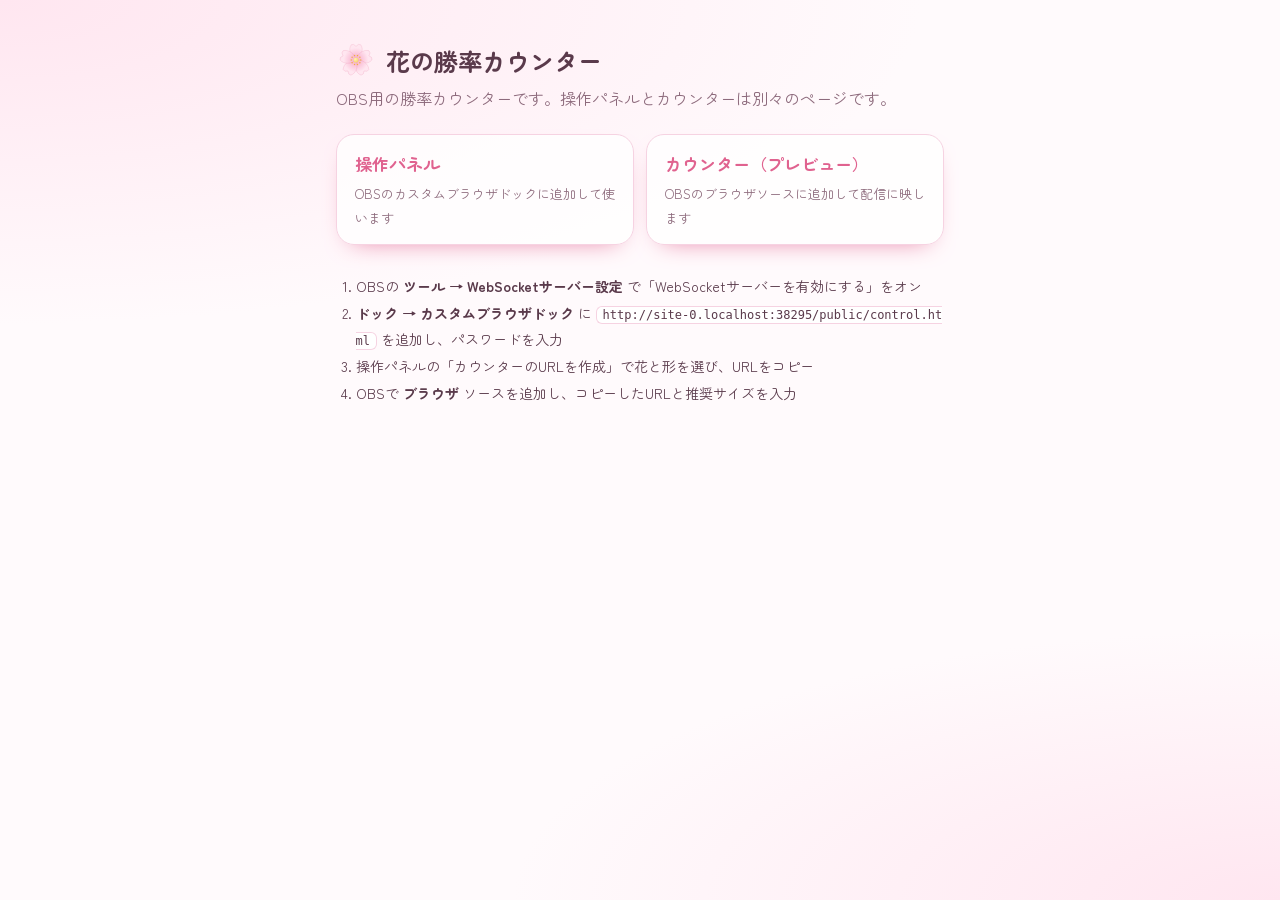
<file: public/index.html>
<!doctype html>
<html lang="ja" data-theme="sakura">
<head>
<meta charset="utf-8">
<meta name="viewport" content="width=device-width, initial-scale=1">
<title>花の勝率カウンター</title>
<link rel="preconnect" href="https://fonts.googleapis.com">
<link rel="preconnect" href="https://fonts.gstatic.com" crossorigin>
<link href="https://fonts.googleapis.com/css2?family=Zen+Maru+Gothic:wght@500;700&display=swap" rel="stylesheet">
<link rel="stylesheet" href="theme.css">
<style>
  * { box-sizing: border-box; }
  body {
    margin: 0;
    min-height: 100vh;
    font-family: "Zen Maru Gothic", system-ui, sans-serif;
    color: #5a3a4b;
    background:
      radial-gradient(120% 60% at 0% 0%, var(--p1), transparent 60%),
      radial-gradient(100% 50% at 100% 100%, var(--p1), transparent 60%),
      #fffafc;
  }
  .defs { position: absolute; width: 0; height: 0; }
  main { max-width: 640px; margin: 0 auto; padding: 40px 16px; }
  h1 { display: flex; align-items: center; gap: 10px; font-size: 24px; margin: 0 0 6px; }
  h1 svg { width: 40px; height: 40px; }
  .lead { margin: 0 0 24px; color: #8d6a7c; }
  .cards { display: grid; grid-template-columns: repeat(auto-fit, minmax(240px, 1fr)); gap: 12px; }
  .card {
    display: block;
    padding: 16px 18px;
    border-radius: 18px;
    background: rgba(255, 255, 255, 0.8);
    border: 1px solid #f6d3e2;
    color: inherit;
    text-decoration: none;
    box-shadow: 0 10px 26px -16px var(--p3);
    transition: transform 0.15s;
  }
  .card:hover { transform: translateY(-2px); }
  .card b { display: block; font-size: 17px; color: var(--p3); margin-bottom: 4px; }
  .card span { font-size: 13px; color: #8d6a7c; }
  ol { margin: 28px 0 0; padding-left: 1.4em; line-height: 1.9; font-size: 14px; }
  code { background: #fff; border: 1px solid #f6d3e2; padding: 1px 6px; border-radius: 6px; font-size: 12px; word-break: break-all; }
</style>
</head>
<body>
  <svg class="defs" aria-hidden="true"><defs id="defs"></defs></svg>
  <main>
    <h1><svg viewBox="-25 -25 50 50" aria-hidden="true"><use href="#wr-flower"/></svg>花の勝率カウンター</h1>
    <p class="lead">OBS用の勝率カウンターです。操作パネルとカウンターは別々のページです。</p>
    <div class="cards">
      <a class="card" href="control.html"><b>操作パネル</b><span>OBSのカスタムブラウザドックに追加して使います</span></a>
      <a class="card" href="counter.html?preview=1"><b>カウンター（プレビュー）</b><span>OBSのブラウザソースに追加して配信に映します</span></a>
    </div>
    <ol>
      <li>OBSの <b>ツール → WebSocketサーバー設定</b> で「WebSocketサーバーを有効にする」をオン</li>
      <li><b>ドック → カスタムブラウザドック</b> に <code id="ctlUrl"></code> を追加し、パスワードを入力</li>
      <li>操作パネルの「カウンターのURLを作成」で花と形を選び、URLをコピー</li>
      <li>OBSで <b>ブラウザ</b> ソースを追加し、コピーしたURLと推奨サイズを入力</li>
    </ol>
  </main>
<script src="flowers.js"></script>
<script>
  document.getElementById("defs").innerHTML = Flowers.defs("sakura");
  document.getElementById("ctlUrl").textContent = new URL(
    location.pathname.endsWith(".html") ? "control.html" : "control", location.href
  ).href;
</script>
</body>
</html>
</file>
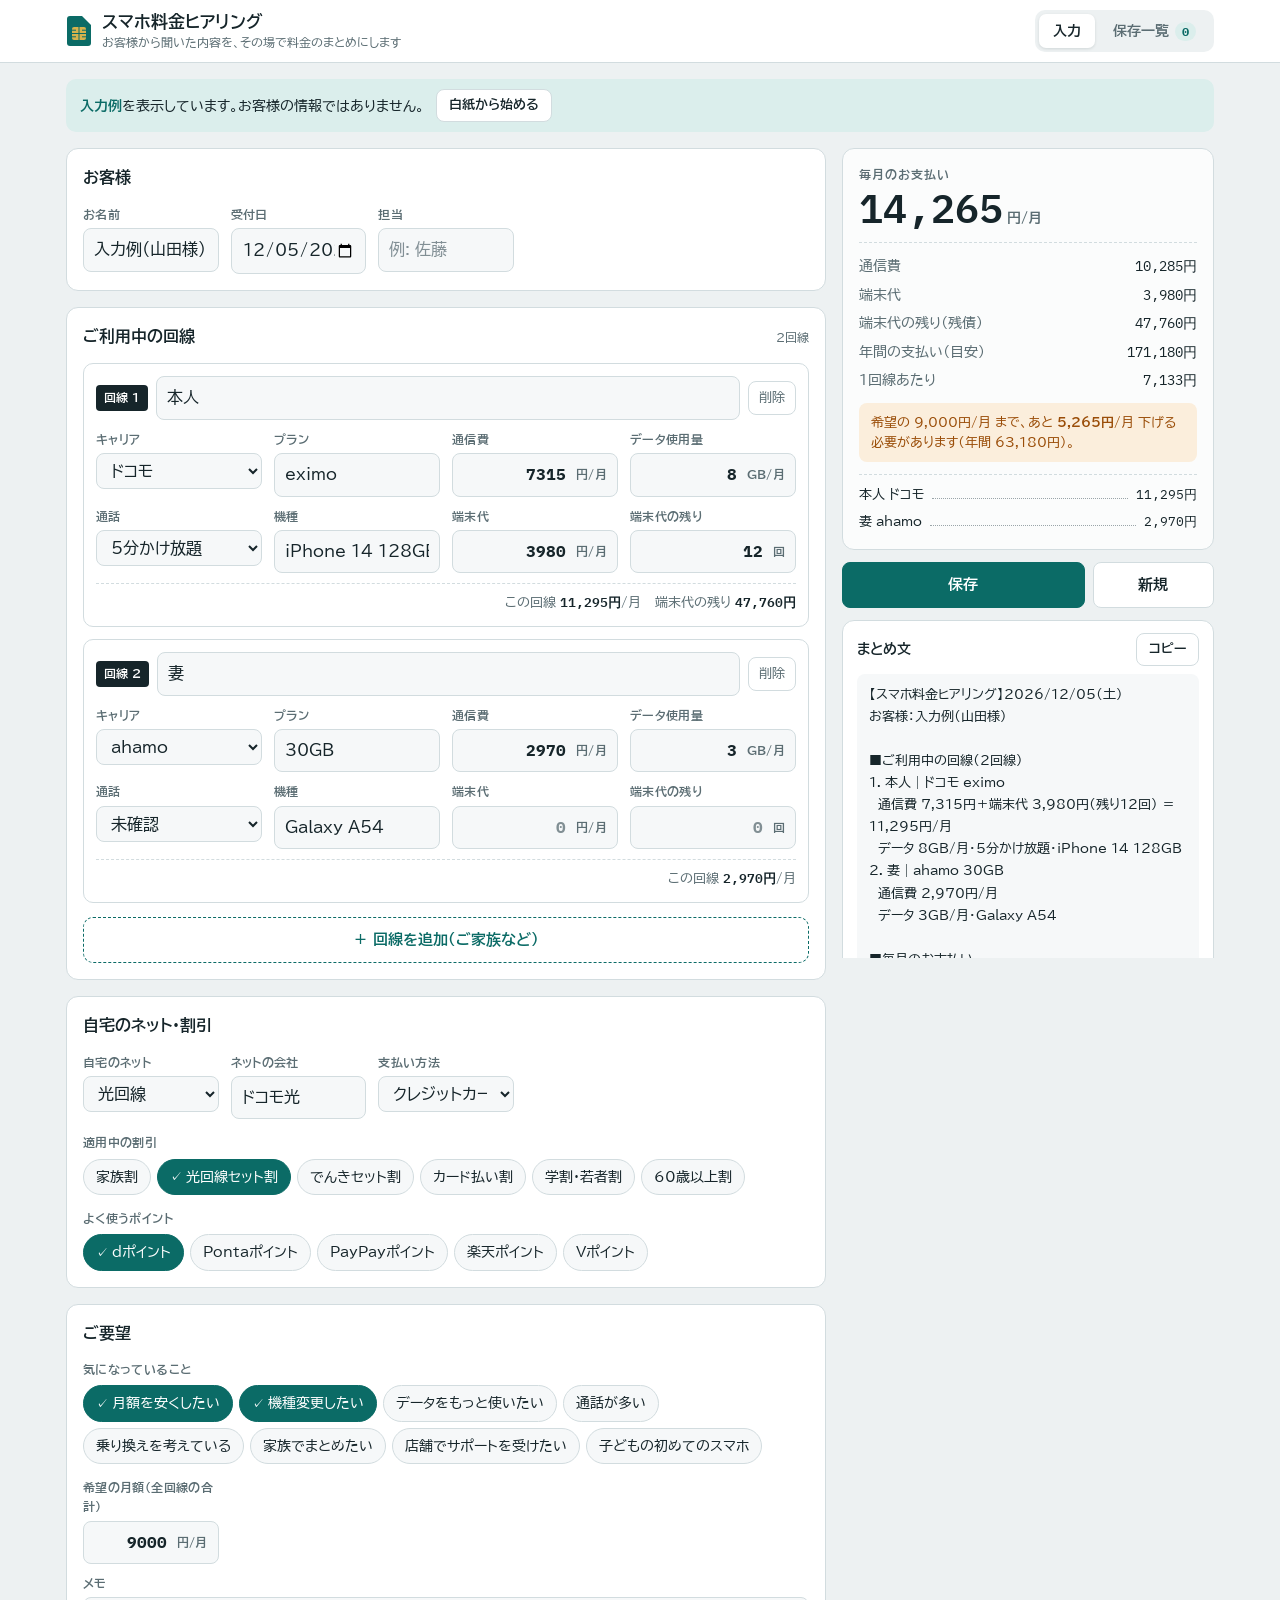
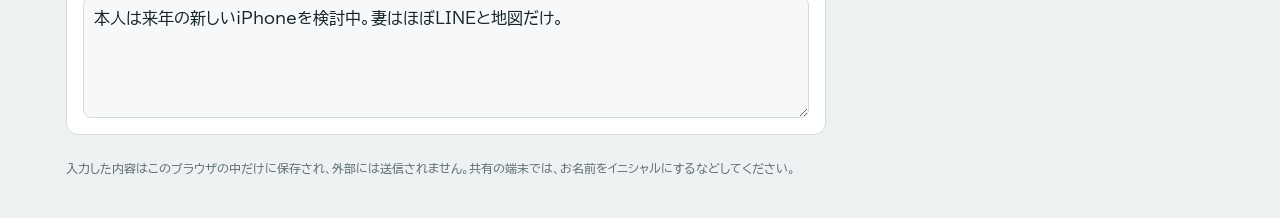
<file: public/phone/index.html>
<!doctype html>
<html lang="ja">
<head>
<meta charset="utf-8">
<meta name="viewport" content="width=device-width, initial-scale=1, viewport-fit=cover">
<title>スマホ料金ヒアリング</title>
<meta name="claude:viewport-fit-sides" content="cover">
<link rel="preconnect" href="https://fonts.googleapis.com">
<link rel="preconnect" href="https://fonts.gstatic.com" crossorigin>
<link href="https://fonts.googleapis.com/css2?family=BIZ+UDPGothic:wght@400;700&family=IBM+Plex+Mono:wght@500;600&display=swap" rel="stylesheet">
<style>
  /* レイアウト: 店頭の受付票。左に聞き取り項目、右に料金明細のまとめ（スマホでは縦並び＋下部バー） */
  :root {
    --bg: #edf1f2;
    --surface: #ffffff;
    --field: #f6f8f9;
    --paper: #fbfcfc;
    --ink: #16252a;
    --muted: #5b6d73;
    --line: #d2dcdf;
    --accent: #0b6b66;
    --on-accent: #ffffff;
    --accent-soft: #dbeeec;
    --chip: #d6b24c;
    --warn: #9a4d08;
    --warn-soft: #fbeedc;
    --good: #1f7238;
    --good-soft: #e0f1e4;
    --danger: #b3261e;
    --on-danger: #ffffff;
    --shadow: rgba(10, 30, 35, 0.12);
    --font-body: "BIZ UDPGothic", "Hiragino Sans", "Hiragino Kaku Gothic ProN", "Yu Gothic UI", Meiryo, system-ui, sans-serif;
    --font-num: "IBM Plex Mono", ui-monospace, SFMono-Regular, Menlo, Consolas, monospace;
  }
  @media (prefers-color-scheme: dark) {
    :root:not([data-theme="light"]) {
      --bg: #0e1618;
      --surface: #162125;
      --field: #101a1d;
      --paper: #131d20;
      --ink: #e2ebed;
      --muted: #93a5aa;
      --line: #2a393e;
      --accent: #52c3b9;
      --on-accent: #052421;
      --accent-soft: #173836;
      --chip: #c9a640;
      --warn: #f2aa5e;
      --warn-soft: #3a2914;
      --good: #74d18f;
      --good-soft: #15321e;
      --danger: #ff8a80;
      --on-danger: #2a0705;
      --shadow: rgba(0, 0, 0, 0.4);
      color-scheme: dark;
    }
  }
  :root[data-theme="dark"] {
    --bg: #0e1618;
    --surface: #162125;
    --field: #101a1d;
    --paper: #131d20;
    --ink: #e2ebed;
    --muted: #93a5aa;
    --line: #2a393e;
    --accent: #52c3b9;
    --on-accent: #052421;
    --accent-soft: #173836;
    --chip: #c9a640;
    --warn: #f2aa5e;
    --warn-soft: #3a2914;
    --good: #74d18f;
    --good-soft: #15321e;
    --danger: #ff8a80;
    --on-danger: #2a0705;
    --shadow: rgba(0, 0, 0, 0.4);
    color-scheme: dark;
  }

  * { box-sizing: border-box; }
  html { -webkit-text-size-adjust: 100%; }
  body {
    margin: 0;
    background: var(--bg);
    color: var(--ink);
    font-family: var(--font-body);
    font-size: 15px;
    line-height: 1.6;
  }
  body::before {
    content: "";
    position: fixed;
    inset: 0 0 auto;
    height: env(safe-area-inset-top, 0px);
    z-index: 30;
    background: var(--surface);
  }
  .num { font-family: var(--font-num); font-variant-numeric: tabular-nums; }
  button { font: inherit; cursor: pointer; }
  :focus-visible { outline: 2px solid var(--accent); outline-offset: 2px; }

  /* ヘッダー */
  .top {
    position: sticky;
    top: env(safe-area-inset-top, 0px);
    z-index: 20;
    background: var(--surface);
    border-bottom: 1px solid var(--line);
  }
  .top-in, .wrap {
    max-width: 1180px;
    margin: 0 auto;
    padding-left: max(16px, env(safe-area-inset-left, 0px));
    padding-right: max(16px, env(safe-area-inset-right, 0px));
  }
  .top-in {
    padding-block: 10px;
    display: flex;
    align-items: center;
    justify-content: space-between;
    flex-wrap: wrap;
    gap: 8px 16px;
  }
  .brand { display: flex; align-items: center; gap: 10px; min-width: 0; }
  .brand svg { width: 26px; height: 32px; flex: none; }
  h1 { font-size: 17px; margin: 0; line-height: 1.3; text-wrap: balance; }
  .brand p { margin: 0; font-size: 12px; color: var(--muted); }
  .tabs { display: flex; gap: 4px; padding: 4px; border-radius: 10px; background: var(--bg); }
  .tabs button {
    border: 0;
    background: transparent;
    color: var(--muted);
    font-size: 14px;
    font-weight: 700;
    padding: 6px 14px;
    border-radius: 7px;
    display: flex;
    align-items: center;
    gap: 6px;
  }
  .tabs button[aria-selected="true"] { background: var(--surface); color: var(--ink); box-shadow: 0 1px 3px var(--shadow); }
  .count { font-family: var(--font-num); font-size: 12px; line-height: 1.6; padding: 0 7px; border-radius: 99px; background: var(--accent-soft); color: var(--accent); }

  .wrap { padding-block: 16px 40px; }
  .grid { display: grid; gap: 16px; grid-template-columns: minmax(0, 1fr); }
  @media (min-width: 900px) {
    .grid { grid-template-columns: minmax(0, 1fr) 372px; align-items: start; }
    .side {
      position: sticky;
      top: calc(env(safe-area-inset-top, 0px) + 74px);
      max-height: calc(100vh - 90px);
      overflow-y: auto;
    }
  }

  .note {
    display: flex;
    align-items: center;
    flex-wrap: wrap;
    gap: 8px 12px;
    margin-bottom: 16px;
    padding: 10px 14px;
    border-radius: 10px;
    background: var(--accent-soft);
    font-size: 14px;
  }
  .note b { color: var(--accent); }

  /* 入力フォーム */
  .form { display: flex; flex-direction: column; gap: 16px; min-width: 0; }
  .sec {
    background: var(--surface);
    border: 1px solid var(--line);
    border-radius: 12px;
    padding: 16px;
    display: flex;
    flex-direction: column;
    gap: 14px;
    min-width: 0;
  }
  .sec-h { display: flex; align-items: baseline; justify-content: space-between; gap: 8px; }
  .sec h2 { font-size: 16px; margin: 0; }
  .hint { font-size: 12px; color: var(--muted); }
  .fields { display: grid; gap: 10px 12px; grid-template-columns: repeat(auto-fill, minmax(135px, 1fr)); }
  .fields .wide { grid-column: 1 / -1; }
  .f { display: flex; flex-direction: column; gap: 4px; min-width: 0; }
  .f > span, legend { font-size: 12px; font-weight: 700; color: var(--muted); letter-spacing: 0.03em; }
  input, select, textarea {
    font: inherit;
    font-size: 16px;
    color: var(--ink);
    background: var(--field);
    border: 1px solid var(--line);
    border-radius: 8px;
    padding: 8px 10px;
    width: 100%;
    min-width: 0;
  }
  textarea { resize: vertical; line-height: 1.6; }
  input::placeholder, textarea::placeholder { color: var(--muted); opacity: 0.75; }
  input:focus-visible, select:focus-visible, textarea:focus-visible { outline: 2px solid var(--accent); outline-offset: 0; border-color: var(--accent); }
  .unit { display: flex; align-items: center; background: var(--field); border: 1px solid var(--line); border-radius: 8px; }
  .unit:focus-within { outline: 2px solid var(--accent); border-color: var(--accent); }
  .unit input { border: 0; background: transparent; text-align: right; font-family: var(--font-num); }
  .unit input:focus-visible { outline: none; }
  .unit i { font-style: normal; font-size: 12px; color: var(--muted); padding-right: 10px; white-space: nowrap; }

  /* 回線カード */
  .lines { display: flex; flex-direction: column; gap: 12px; }
  .line { border: 1px solid var(--line); border-radius: 10px; padding: 12px; display: flex; flex-direction: column; gap: 10px; }
  .line-h { display: flex; align-items: center; gap: 8px; }
  .line-no {
    flex: none;
    font-size: 12px;
    font-weight: 700;
    padding: 3px 8px;
    border-radius: 4px;
    background: var(--ink);
    color: var(--surface);
    white-space: nowrap;
  }
  .line-h input { flex: 1; }
  .x {
    flex: none;
    border: 1px solid var(--line);
    background: transparent;
    color: var(--muted);
    font-size: 13px;
    padding: 6px 10px;
    border-radius: 8px;
  }
  .line-sum {
    display: flex;
    flex-wrap: wrap;
    justify-content: flex-end;
    gap: 4px 14px;
    padding-top: 8px;
    border-top: 1px dashed var(--line);
    font-size: 13px;
    color: var(--muted);
  }
  .line-sum b { color: var(--ink); font-family: var(--font-num); font-weight: 600; }
  .btn-add {
    border: 1px dashed var(--accent);
    background: transparent;
    color: var(--accent);
    font-weight: 700;
    padding: 10px;
    border-radius: 10px;
  }

  /* 選択チップ */
  fieldset { border: 0; margin: 0; padding: 0; min-width: 0; }
  legend { padding: 0; margin-bottom: 6px; }
  .chip-row { display: flex; flex-wrap: wrap; gap: 6px; }
  .chip { position: relative; }
  .chip input { position: absolute; inset: 0; opacity: 0; margin: 0; cursor: pointer; }
  .chip span {
    display: inline-flex;
    align-items: center;
    gap: 4px;
    padding: 6px 12px;
    border-radius: 99px;
    border: 1px solid var(--line);
    background: var(--field);
    font-size: 14px;
    user-select: none;
  }
  .chip input:checked + span { background: var(--accent); border-color: var(--accent); color: var(--on-accent); }
  .chip input:checked + span::before { content: "✓"; font-size: 12px; }
  .chip input:focus-visible + span { outline: 2px solid var(--accent); outline-offset: 2px; }

  /* まとめ（明細） */
  .side { display: flex; flex-direction: column; gap: 12px; min-width: 0; }
  .receipt { background: var(--paper); border: 1px solid var(--line); border-radius: 12px; padding: 16px; }
  .r-label { font-size: 12px; font-weight: 700; color: var(--muted); letter-spacing: 0.08em; }
  .r-total { font-family: var(--font-num); font-variant-numeric: tabular-nums; font-size: 40px; font-weight: 600; line-height: 1.15; }
  .r-total small { font-family: var(--font-body); font-size: 14px; font-weight: 700; color: var(--muted); margin-left: 4px; }
  .r-rows {
    margin: 12px 0 0;
    padding-top: 12px;
    border-top: 1px dashed var(--line);
    display: grid;
    grid-template-columns: minmax(0, 1fr) auto;
    gap: 6px 12px;
    font-size: 14px;
  }
  .r-rows dt { color: var(--muted); }
  .r-rows dd { margin: 0; text-align: right; font-family: var(--font-num); font-variant-numeric: tabular-nums; }
  .budget { margin-top: 12px; padding: 10px 12px; border-radius: 8px; font-size: 13px; line-height: 1.5; }
  .budget.over { background: var(--warn-soft); color: var(--warn); }
  .budget.ok { background: var(--good-soft); color: var(--good); }
  .r-lines { margin-top: 12px; padding-top: 10px; border-top: 1px dashed var(--line); display: flex; flex-direction: column; gap: 6px; font-size: 13px; }
  .r-line { display: flex; align-items: baseline; gap: 8px; }
  .r-line .nm { min-width: 0; overflow-wrap: anywhere; }
  .r-line .lead { flex: 1; min-width: 12px; border-bottom: 1px dotted var(--muted); opacity: 0.6; }
  .r-line .v { font-family: var(--font-num); font-variant-numeric: tabular-nums; white-space: nowrap; }
  .empty-sum { margin: 10px 0 0; font-size: 13px; color: var(--muted); }

  .actions { display: grid; grid-template-columns: 2fr 1fr; gap: 8px; }
  .btn {
    border: 1px solid var(--line);
    background: var(--surface);
    color: var(--ink);
    font-size: 15px;
    font-weight: 700;
    padding: 10px 14px;
    border-radius: 8px;
    white-space: nowrap;
  }
  .btn.primary { background: var(--accent); border-color: var(--accent); color: var(--on-accent); }
  .btn.primary.done { background: var(--accent-soft); border-color: var(--accent-soft); color: var(--accent); }
  .btn.small { font-size: 13px; padding: 5px 12px; }
  .btn.confirm, .x.confirm { background: var(--danger); border-color: var(--danger); color: var(--on-danger); }

  .textbox { background: var(--surface); border: 1px solid var(--line); border-radius: 12px; padding: 12px 14px; }
  .tb-h { display: flex; align-items: center; justify-content: space-between; gap: 8px; }
  .tb-h h3 { font-size: 14px; margin: 0; }
  #sText {
    margin: 8px 0 0;
    padding: 10px 12px;
    border-radius: 8px;
    background: var(--field);
    font-family: var(--font-body);
    font-size: 13px;
    line-height: 1.7;
    font-variant-numeric: tabular-nums;
    white-space: pre-wrap;
    overflow-wrap: anywhere;
    max-height: 340px;
    overflow-y: auto;
  }
  .tiny { margin: 8px 0 0; font-size: 12px; color: var(--muted); }

  /* 保存一覧 */
  .list-h { display: flex; flex-wrap: wrap; gap: 8px; margin-bottom: 12px; }
  .list-h input { flex: 1 1 220px; }
  #list { display: grid; gap: 10px; grid-template-columns: repeat(auto-fill, minmax(min(100%, 340px), 1fr)); }
  .item {
    background: var(--surface);
    border: 1px solid var(--line);
    border-radius: 12px;
    padding: 14px;
    display: grid;
    grid-template-columns: minmax(0, 1fr) auto;
    gap: 6px 12px;
  }
  .item.active { border-color: var(--accent); box-shadow: 0 0 0 1px var(--accent); }
  .item-top { display: flex; flex-wrap: wrap; align-items: baseline; gap: 4px 10px; }
  .item-top b { font-size: 16px; overflow-wrap: anywhere; }
  .item-top .d, .item-sub, .item-upd { font-size: 12px; color: var(--muted); }
  .item-sub { overflow-wrap: anywhere; }
  .item-num { text-align: right; }
  .item-num b { font-family: var(--font-num); font-size: 20px; font-weight: 600; }
  .item-num small { display: block; font-size: 11px; color: var(--muted); }
  .tags { display: flex; flex-wrap: wrap; gap: 4px; }
  .tag { font-size: 12px; padding: 1px 8px; border-radius: 99px; background: var(--accent-soft); color: var(--accent); }
  .tag.now { background: var(--accent); color: var(--on-accent); }
  .item-act {
    grid-column: 1 / -1;
    display: flex;
    align-items: center;
    justify-content: flex-end;
    gap: 8px;
    margin-top: 4px;
    padding-top: 10px;
    border-top: 1px dashed var(--line);
  }
  .item-act .item-upd { margin-right: auto; }
  .empty { padding: 28px 16px; text-align: center; color: var(--muted); background: var(--surface); border: 1px dashed var(--line); border-radius: 12px; }
  .empty b { display: block; color: var(--ink); margin-bottom: 4px; }

  /* スマホ用の下部バー */
  .bar { display: none; }
  @media (max-width: 899px) {
    body.on-form { padding-bottom: calc(72px + env(safe-area-inset-bottom, 0px)); }
    body.on-form .bar {
      display: flex;
      align-items: center;
      gap: 8px;
      position: fixed;
      left: 0;
      right: 0;
      bottom: 0;
      z-index: 25;
      background: var(--surface);
      border-top: 1px solid var(--line);
      box-shadow: 0 -4px 16px var(--shadow);
      padding-top: 10px;
      padding-bottom: calc(10px + env(safe-area-inset-bottom, 0px));
      padding-left: max(16px, env(safe-area-inset-left, 0px));
      padding-right: max(16px, env(safe-area-inset-right, 0px));
    }
    body.on-form .toast { bottom: calc(84px + env(safe-area-inset-bottom, 0px)); }
  }
  .bar-total { flex: 1; min-width: 0; display: flex; flex-direction: column; line-height: 1.25; }
  .bar-total span { font-size: 11px; color: var(--muted); }
  .bar-total b { font-family: var(--font-num); font-size: 20px; font-weight: 600; }
  .bar-total small { font-family: var(--font-body); font-size: 12px; color: var(--muted); margin-left: 2px; }

  .toast {
    position: fixed;
    left: 50%;
    bottom: calc(24px + env(safe-area-inset-bottom, 0px));
    z-index: 40;
    max-width: calc(100% - 32px);
    padding: 10px 16px;
    border-radius: 8px;
    background: var(--ink);
    color: var(--surface);
    font-size: 14px;
    text-align: center;
    opacity: 0;
    transform: translate(-50%, 12px);
    transition: opacity 0.2s, transform 0.2s;
    pointer-events: none;
  }
  .toast.show { opacity: 1; transform: translate(-50%, 0); }
  @media (prefers-reduced-motion: reduce) {
    * { transition: none !important; scroll-behavior: auto !important; }
  }
</style>
</head>
<body class="on-form">
<header class="top">
  <div class="top-in">
    <div class="brand">
      <svg viewBox="0 0 26 32" aria-hidden="true">
        <path d="M1 4a3 3 0 0 1 3-3h12l9 9v18a3 3 0 0 1-3 3H4a3 3 0 0 1-3-3z" fill="var(--accent)"/>
        <rect x="6" y="12" width="14" height="13" rx="2" fill="var(--chip)"/>
        <path d="M6 18.5h14M13 12v13M6 15.2h4M16 15.2h4M6 21.8h4M16 21.8h4" stroke="var(--accent)" stroke-width="1" fill="none"/>
      </svg>
      <div>
        <h1>スマホ料金ヒアリング</h1>
        <p>お客様から聞いた内容を、その場で料金のまとめにします</p>
      </div>
    </div>
    <nav class="tabs" role="tablist" aria-label="表示の切り替え">
      <button type="button" id="tab-form" role="tab" aria-selected="true" aria-controls="view-form">入力</button>
      <button type="button" id="tab-list" role="tab" aria-selected="false" aria-controls="view-list">保存一覧 <span class="count" id="listCount">0</span></button>
    </nav>
  </div>
</header>

<main id="view-form" class="wrap" role="tabpanel" aria-labelledby="tab-form">
  <div class="note" id="sampleNote" hidden>
    <span><b>入力例</b>を表示しています。お客様の情報ではありません。</span>
    <button type="button" class="btn small" id="clearSample">白紙から始める</button>
  </div>

  <div class="grid">
    <form id="form" class="form" autocomplete="off" novalidate>
      <section class="sec">
        <h2>お客様</h2>
        <div class="fields">
          <label class="f"><span>お名前</span><input id="f-name" data-k="name" placeholder="例: 山田様 / Y様"></label>
          <label class="f"><span>受付日</span><input id="f-date" data-k="date" type="date"></label>
          <label class="f"><span>担当</span><input id="f-staff" data-k="staff" placeholder="例: 佐藤"></label>
        </div>
      </section>

      <section class="sec">
        <div class="sec-h"><h2>ご利用中の回線</h2><span class="hint" id="lineHint"></span></div>
        <div class="lines" id="lines"></div>
        <button type="button" class="btn-add" id="addLine">＋ 回線を追加（ご家族など）</button>
      </section>

      <section class="sec">
        <h2>自宅のネット・割引</h2>
        <div class="fields">
          <label class="f"><span>自宅のネット</span>
            <select id="f-net" data-k="net">
              <option value="">未確認</option>
              <option>光回線</option>
              <option>ホームルーター</option>
              <option>ケーブルテレビ</option>
              <option>なし</option>
            </select>
          </label>
          <label class="f"><span>ネットの会社</span><input id="f-netCompany" data-k="netCompany" placeholder="例: ドコモ光"></label>
          <label class="f"><span>支払い方法</span>
            <select id="f-pay" data-k="pay">
              <option value="">未確認</option>
              <option>クレジットカード</option>
              <option>口座振替</option>
              <option>請求書払い</option>
            </select>
          </label>
        </div>
        <fieldset data-k="discounts"><legend>適用中の割引</legend><div class="chip-row"></div></fieldset>
        <fieldset data-k="points"><legend>よく使うポイント</legend><div class="chip-row"></div></fieldset>
      </section>

      <section class="sec">
        <h2>ご要望</h2>
        <fieldset data-k="wants"><legend>気になっていること</legend><div class="chip-row"></div></fieldset>
        <div class="fields">
          <label class="f"><span>希望の月額（全回線の合計）</span>
            <span class="unit"><input id="f-budget" data-k="budget" data-num inputmode="numeric" placeholder="例: 8000"><i>円/月</i></span>
          </label>
          <label class="f wide"><span>メモ</span>
            <textarea id="f-memo" data-k="memo" rows="4" placeholder="例: 来年の新しいiPhoneを検討中。週末に家族で再来店予定"></textarea>
          </label>
        </div>
      </section>
      <p class="tiny">入力した内容はこのブラウザの中だけに保存され、外部には送信されません。共有の端末では、お名前をイニシャルにするなどしてください。</p>
    </form>

    <aside class="side" id="summary" aria-label="まとめ">
      <div class="receipt">
        <div class="r-label">毎月のお支払い</div>
        <div class="r-total"><span id="sTotal">0</span><small>円/月</small></div>
        <dl class="r-rows">
          <dt>通信費</dt><dd id="sFee">0円</dd>
          <dt>端末代</dt><dd id="sDev">0円</dd>
          <dt>端末代の残り（残債）</dt><dd id="sRest">0円</dd>
          <dt>年間の支払い（目安）</dt><dd id="sYear">0円</dd>
          <dt>1回線あたり</dt><dd id="sPer">0円</dd>
        </dl>
        <div class="budget" id="sBudget" hidden></div>
        <div class="r-lines" id="sLines"></div>
      </div>
      <div class="actions">
        <button type="button" class="btn primary" id="save">保存</button>
        <button type="button" class="btn" id="newRec">新規</button>
      </div>
      <div class="textbox">
        <div class="tb-h"><h3>まとめ文</h3><button type="button" class="btn small" id="copy">コピー</button></div>
        <pre id="sText"></pre>
        <p class="tiny">LINEやメモ、顧客カルテにそのまま貼り付けられます。</p>
      </div>
    </aside>
  </div>
</main>

<main id="view-list" class="wrap" role="tabpanel" aria-labelledby="tab-list" hidden>
  <div class="list-h">
    <input id="q" type="search" placeholder="名前・キャリア・メモで検索" aria-label="保存一覧を検索">
    <button type="button" class="btn" id="exportTsv">表計算用にコピー</button>
  </div>
  <div id="list"></div>
  <p class="tiny">「表計算用にコピー」は表示中の一覧をコピーします。Excelやスプレッドシートにそのまま貼り付けられます。</p>
</main>

<div class="bar" id="bar">
  <div class="bar-total"><span>毎月のお支払い</span><b id="barTotal">0<small>円/月</small></b></div>
  <button type="button" class="btn" id="toSummary">まとめを見る</button>
  <button type="button" class="btn primary" id="barSave">保存</button>
</div>
<div class="toast" id="toast" role="status" aria-live="polite"></div>

<script>
(() => {
  const K_REC = "phoneHearing.records";
  const K_DRAFT = "phoneHearing.draft";

  const CARRIERS = [
    ["大手キャリア", ["ドコモ", "au", "ソフトバンク", "楽天モバイル"]],
    ["オンライン専用プラン", ["ahamo", "povo", "LINEMO"]],
    ["サブブランド", ["UQ mobile", "Y!mobile"]],
    ["格安SIM", ["IIJmio", "mineo", "イオンモバイル", "日本通信SIM", "その他の格安SIM"]],
  ];
  const CALLS = ["かけ放題なし", "5分かけ放題", "10分かけ放題", "無制限かけ放題"];
  const CHIPS = {
    discounts: ["家族割", "光回線セット割", "でんきセット割", "カード払い割", "学割・若者割", "60歳以上割"],
    points: ["dポイント", "Pontaポイント", "PayPayポイント", "楽天ポイント", "Vポイント"],
    wants: ["月額を安くしたい", "機種変更したい", "データをもっと使いたい", "通話が多い", "乗り換えを考えている", "家族でまとめたい", "店舗でサポートを受けたい", "子どもの初めてのスマホ"],
  };
  const WEEK = "日月火水木金土";

  const $ = (s) => document.querySelector(s);
  const esc = (s) => String(s ?? "").replace(/[&<>"']/g, (c) => ({ "&": "&amp;", "<": "&lt;", ">": "&gt;", '"': "&quot;", "'": "&#39;" })[c]);
  const pad = (n) => String(n).padStart(2, "0");
  // 全角数字・カンマ・「円」などが混ざっていても数値として読む
  const half = (s) => String(s ?? "").replace(/[０-９．]/g, (c) => String.fromCharCode(c.charCodeAt(0) - 0xfee0));
  const num = (s) => {
    const n = parseFloat(half(s).replace(/[^\d.]/g, ""));
    return Number.isFinite(n) ? n : 0;
  };
  const comma = (n) => Math.round(n).toLocaleString("ja-JP");
  const yen = (n) => comma(n) + "円";
  const clone = (o) => JSON.parse(JSON.stringify(o));

  const store = {
    get(k) { try { return JSON.parse(localStorage.getItem(k)); } catch (e) { return null; } },
    set(k, v) { try { localStorage.setItem(k, JSON.stringify(v)); return true; } catch (e) { return false; } },
  };

  const today = () => { const d = new Date(); return `${d.getFullYear()}-${pad(d.getMonth() + 1)}-${pad(d.getDate())}`; };
  const fmtDate = (s) => {
    const m = /^(\d{4})-(\d{2})-(\d{2})$/.exec(s || "");
    if (!m) return s || "";
    const d = new Date(+m[1], m[2] - 1, +m[3]);
    return `${m[1]}/${m[2]}/${m[3]}（${WEEK[d.getDay()]}）`;
  };
  const fmtTime = (t) => { const d = new Date(t); return `${d.getMonth() + 1}/${d.getDate()} ${pad(d.getHours())}:${pad(d.getMinutes())}`; };

  const blankLine = () => ({ who: "", carrier: "", plan: "", fee: "", data: "", model: "", dev: "", left: "", call: "" });
  const blank = () => ({ id: null, name: "", date: today(), staff: "", lines: [blankLine()], net: "", netCompany: "", pay: "", discounts: [], points: [], wants: [], budget: "", memo: "" });
  const sample = () => ({
    ...blank(),
    name: "入力例（山田様）",
    lines: [
      { who: "本人", carrier: "ドコモ", plan: "eximo", fee: "7315", data: "8", model: "iPhone 14 128GB", dev: "3980", left: "12", call: "5分かけ放題" },
      { who: "妻", carrier: "ahamo", plan: "30GB", fee: "2970", data: "3", model: "Galaxy A54", dev: "", left: "", call: "" },
    ],
    net: "光回線", netCompany: "ドコモ光", pay: "クレジットカード",
    discounts: ["光回線セット割"], points: ["dポイント"],
    wants: ["月額を安くしたい", "機種変更したい"], budget: "9000",
    memo: "本人は来年の新しいiPhoneを検討中。妻はほぼLINEと地図だけ。",
  });
  const norm = (r) => {
    const o = { ...blank(), ...r };
    o.lines = (Array.isArray(o.lines) && o.lines.length ? o.lines : [blankLine()]).map((l) => ({ ...blankLine(), ...l }));
    for (const k of Object.keys(CHIPS)) o[k] = Array.isArray(o[k]) ? o[k] : [];
    return o;
  };
  const lineHas = (l) => Object.values(l).some((v) => String(v).trim() !== "");
  const hasContent = (r) => !!(r.name || r.staff || r.netCompany || r.net || r.pay || r.budget || r.memo || r.discounts.length || r.points.length || r.wants.length || r.lines.some(lineHas));

  function calc(r) {
    const used = r.lines.filter(lineHas);
    let fee = 0, dev = 0, rest = 0, year = 0;
    for (const l of used) {
      const f = num(l.fee), d = num(l.dev), n = num(l.left);
      fee += f;
      dev += d;
      rest += d * n;
      // 残り回数が未入力なら1年間は払い続ける前提
      year += f * 12 + d * (String(l.left).trim() === "" ? 12 : Math.min(n, 12));
    }
    const total = fee + dev;
    return { used, fee, dev, total, rest, year, per: used.length ? total / used.length : 0, budget: num(r.budget) };
  }
  const lineTotal = (l) => num(l.fee) + num(l.dev);
  const lineName = (l, i) => [l.who || `回線${i + 1}`, l.carrier].filter(Boolean).join(" ");
  const dataText = (s) => {
    const v = String(s ?? "").trim();
    if (!v) return "";
    return /^[0-9０-９.．]+$/.test(v) ? `データ ${num(v)}GB/月` : `データ ${v}`;
  };

  function buildText(r, c) {
    const L = [`【スマホ料金ヒアリング】${fmtDate(r.date)}`];
    const who = [r.name && `お客様：${r.name}`, r.staff && `担当：${r.staff}`].filter(Boolean).join("　");
    if (who) L.push(who);

    if (c.used.length) {
      L.push("", `■ご利用中の回線（${c.used.length}回線）`);
      c.used.forEach((l, i) => {
        L.push(`${i + 1}. ${[l.who || `回線${i + 1}`, [l.carrier, l.plan].filter(Boolean).join(" ")].filter(Boolean).join("｜")}`);
        const money = [];
        if (String(l.fee).trim()) money.push(`通信費 ${yen(num(l.fee))}`);
        if (num(l.dev)) money.push(`端末代 ${yen(num(l.dev))}${String(l.left).trim() ? `（残り${num(l.left)}回）` : ""}`);
        if (money.length) L.push(`　${money.join("＋")}${money.length > 1 ? ` ＝ ${yen(lineTotal(l))}/月` : "/月"}`);
        const etc = [dataText(l.data), l.call, l.model].filter(Boolean);
        if (etc.length) L.push(`　${etc.join("・")}`);
      });
    }
    if (c.total) {
      L.push("", "■毎月のお支払い", `合計 ${yen(c.total)}/月（通信費 ${yen(c.fee)}＋端末代 ${yen(c.dev)}）`);
      if (c.rest) L.push(`端末代の残り ${yen(c.rest)}`);
      L.push(`年間の支払い（目安） ${yen(c.year)}`);
    }
    const home = [];
    if (r.net || r.netCompany) home.push(`自宅のネット：${[r.net, r.netCompany && (r.net ? `（${r.netCompany}）` : r.netCompany)].filter(Boolean).join("")}`);
    if (r.pay) home.push(`支払い方法：${r.pay}`);
    if (r.discounts.length) home.push(`割引：${r.discounts.join("、")}`);
    if (r.points.length) home.push(`ポイント：${r.points.join("、")}`);
    if (home.length) L.push("", "■自宅のネット・割引", ...home);

    if (r.wants.length || c.budget) {
      L.push("", "■ご要望");
      if (r.wants.length) L.push(r.wants.join("、"));
      if (c.budget) {
        const diff = c.total - c.budget;
        L.push(`希望の月額：${yen(c.budget)}/月${c.total ? (diff > 0 ? `（今より ${yen(diff)} 下げたい）` : "（今の支払いで希望内）") : ""}`);
      }
    }
    if (r.memo.trim()) L.push("", "■メモ", r.memo.trim());
    return L.join("\n");
  }

  // ── 状態 ──
  let records = (store.get(K_REC) || []).filter((r) => r && typeof r === "object" && r.id).map(norm);
  let cur, snap, sampleMode = false;

  const draft = store.get(K_DRAFT);
  if (draft && draft.cur) {
    cur = norm(draft.cur);
    snap = typeof draft.snap === "string" ? draft.snap : JSON.stringify(cur);
    sampleMode = !!draft.sample;
  } else if (!records.length) {
    cur = norm(sample());
    snap = JSON.stringify(cur);
    sampleMode = true;
  } else {
    cur = blank();
    snap = JSON.stringify(cur);
  }
  const dirty = () => JSON.stringify(cur) !== snap;

  // ── 描画 ──
  for (const [k, list] of Object.entries(CHIPS)) {
    document.querySelector(`fieldset[data-k="${k}"] .chip-row`).innerHTML = list
      .map((v, i) => `<label class="chip"><input type="checkbox" id="c-${k}-${i}" value="${esc(v)}"><span>${esc(v)}</span></label>`)
      .join("");
  }

  function field(label, control) { return `<label class="f"><span>${label}</span>${control}</label>`; }
  function unit(control, u) { return `<span class="unit">${control}<i>${u}</i></span>`; }

  function lineHTML(l, i, count) {
    const id = (n) => `l${i}-${n}`;
    const known = CARRIERS.some(([, list]) => list.includes(l.carrier));
    const carrierOpts = `<option value="">未確認</option>`
      + CARRIERS.map(([g, list]) => `<optgroup label="${g}">${list.map((v) => `<option${l.carrier === v ? " selected" : ""}>${esc(v)}</option>`).join("")}</optgroup>`).join("")
      + (l.carrier && !known ? `<option selected>${esc(l.carrier)}</option>` : "");
    const callOpts = `<option value="">未確認</option>` + CALLS.map((v) => `<option${l.call === v ? " selected" : ""}>${v}</option>`).join("");
    const input = (n, attrs) => `<input id="${id(n)}" data-l="${n}" value="${esc(l[n])}" ${attrs}>`;
    return `<div class="line" data-i="${i}">
      <div class="line-h">
        <span class="line-no">回線 ${i + 1}</span>
        ${input("who", `placeholder="使う人（例: 本人・妻・長男）" aria-label="回線${i + 1}を使う人"`)}
        ${count > 1 ? `<button type="button" class="x" data-act="rm">削除</button>` : ""}
      </div>
      <div class="fields">
        ${field("キャリア", `<select id="${id("carrier")}" data-l="carrier">${carrierOpts}</select>`)}
        ${field("プラン", input("plan", `placeholder="例: eximo / 無制限"`))}
        ${field("通信費", unit(input("fee", `data-num inputmode="numeric" placeholder="0"`), "円/月"))}
        ${field("データ使用量", unit(input("data", `data-num inputmode="decimal" placeholder="0"`), "GB/月"))}
        ${field("通話", `<select id="${id("call")}" data-l="call">${callOpts}</select>`)}
        ${field("機種", input("model", `placeholder="例: iPhone 14 128GB"`))}
        ${field("端末代", unit(input("dev", `data-num inputmode="numeric" placeholder="0"`), "円/月"))}
        ${field("端末代の残り", unit(input("left", `data-num inputmode="numeric" placeholder="0"`), "回"))}
      </div>
      <div class="line-sum" id="${id("sum")}"></div>
    </div>`;
  }

  function renderLines() {
    $("#lines").innerHTML = cur.lines.map((l, i) => lineHTML(l, i, cur.lines.length)).join("");
    cur.lines.forEach((_, i) => renderLineSum(i));
  }
  function renderLineSum(i) {
    const l = cur.lines[i];
    const el = document.getElementById(`l${i}-sum`);
    if (!el) return;
    const rest = num(l.dev) * num(l.left);
    el.innerHTML = `<span>この回線 <b>${yen(lineTotal(l))}</b>/月</span>` + (rest ? `<span>端末代の残り <b>${yen(rest)}</b></span>` : "");
  }

  function renderForm() {
    document.querySelectorAll("[data-k]").forEach((el) => {
      if (el.tagName === "FIELDSET") {
        el.querySelectorAll("input").forEach((c) => { c.checked = cur[el.dataset.k].includes(c.value); });
      } else {
        el.value = cur[el.dataset.k] ?? "";
      }
    });
    renderLines();
    $("#sampleNote").hidden = !sampleMode;
  }

  function renderSummary() {
    const c = calc(cur);
    $("#sTotal").textContent = comma(c.total);
    $("#barTotal").firstChild.textContent = comma(c.total);
    $("#sFee").textContent = yen(c.fee);
    $("#sDev").textContent = yen(c.dev);
    $("#sRest").textContent = yen(c.rest);
    $("#sYear").textContent = yen(c.year);
    $("#sPer").textContent = yen(c.per);
    $("#lineHint").textContent = `${cur.lines.length}回線`;

    const b = $("#sBudget");
    if (c.budget && c.total) {
      const diff = c.total - c.budget;
      b.hidden = false;
      b.className = "budget " + (diff > 0 ? "over" : "ok");
      b.innerHTML = diff > 0
        ? `希望の ${yen(c.budget)}/月 まで、あと <b>${yen(diff)}</b>/月 下げる必要があります（年間 ${yen(diff * 12)}）。`
        : `希望の ${yen(c.budget)}/月 に収まっています（あと ${yen(-diff)} の余裕）。`;
    } else {
      b.hidden = true;
    }

    $("#sLines").innerHTML = c.used.length
      ? c.used.map((l, i) => `<div class="r-line"><span class="nm">${esc(lineName(l, i))}</span><span class="lead"></span><span class="v">${yen(lineTotal(l))}</span></div>`).join("")
      : `<p class="empty-sum">回線の情報を入れると、ここに内訳が出ます。</p>`;

    $("#sText").textContent = buildText(cur, c);
    renderSaveState();
  }

  function renderSaveState() {
    const saved = !!cur.id && !dirty();
    for (const btn of [$("#save"), $("#barSave")]) {
      btn.textContent = saved ? "保存済み" : cur.id ? "上書き保存" : "保存";
      btn.classList.toggle("done", saved);
    }
  }

  function renderList() {
    $("#listCount").textContent = records.length;
    const q = half($("#q").value).trim().toLowerCase();
    const rows = filtered(q);
    if (!records.length) {
      $("#list").innerHTML = `<div class="empty"><b>まだ保存されたヒアリングはありません</b>「入力」で内容を入れて「保存」を押すと、ここに並びます。</div>`;
      return;
    }
    if (!rows.length) {
      $("#list").innerHTML = `<div class="empty"><b>「${esc($("#q").value)}」に合うヒアリングはありません</b>別のことばで検索してください。</div>`;
      return;
    }
    $("#list").innerHTML = rows.map((r) => {
      const c = calc(r);
      const carriers = [...new Set(c.used.map((l) => l.carrier).filter(Boolean))];
      const isCur = r.id === cur.id;
      return `<article class="item${isCur ? " active" : ""}" data-id="${esc(r.id)}">
        <div>
          <div class="item-top"><b>${esc(r.name || "（お名前なし）")}</b><span class="d">${esc(fmtDate(r.date))}</span></div>
          <div class="item-sub">${c.used.length}回線${carriers.length ? "・" + esc(carriers.join(" / ")) : ""}${r.staff ? "・担当 " + esc(r.staff) : ""}</div>
        </div>
        <div class="item-num"><b>${comma(c.total)}</b><small>円/月</small></div>
        ${r.wants.length || isCur ? `<div class="tags" style="grid-column:1/-1">${isCur ? `<span class="tag now">編集中</span>` : ""}${r.wants.map((w) => `<span class="tag">${esc(w)}</span>`).join("")}</div>` : ""}
        <div class="item-act">
          <span class="item-upd">${fmtTime(r.updatedAt)} 更新</span>
          <button type="button" class="btn small" data-del>削除</button>
          <button type="button" class="btn small primary" data-open>開く</button>
        </div>
      </article>`;
    }).join("");
  }

  function filtered(q) {
    const rows = [...records].sort((a, b) => (b.updatedAt || 0) - (a.updatedAt || 0));
    if (!q) return rows;
    return rows.filter((r) => half([
      r.name, r.staff, r.memo, r.netCompany, r.date, ...r.wants, ...r.discounts,
      ...r.lines.flatMap((l) => [l.who, l.carrier, l.plan, l.model]),
    ].join(" ")).toLowerCase().includes(q));
  }

  // ── 保存・下書き ──
  let draftTimer;
  function saveDraft() {
    clearTimeout(draftTimer);
    draftTimer = setTimeout(() => store.set(K_DRAFT, { cur, snap, sample: sampleMode }), 250);
  }
  // タブを閉じる直前の入力も下書きに残す
  function flushDraft() {
    clearTimeout(draftTimer);
    store.set(K_DRAFT, { cur, snap, sample: sampleMode });
  }
  window.addEventListener("pagehide", flushDraft);
  document.addEventListener("visibilitychange", () => { if (document.hidden) flushDraft(); });
  function changed() {
    renderSummary();
    saveDraft();
  }

  function save() {
    if (!hasContent(cur)) { toast("内容を入力してから保存してください"); return; }
    const now = Date.now();
    if (!cur.id) { cur.id = "r" + now.toString(36) + Math.random().toString(36).slice(2, 6); cur.createdAt = now; }
    cur.updatedAt = now;
    const next = records.filter((r) => r.id !== cur.id);
    next.unshift(clone(cur));
    if (!store.set(K_REC, next)) {
      toast("このブラウザでは保存できません（プライベートモードなど）");
      return;
    }
    records = next;
    snap = JSON.stringify(cur);
    sampleMode = false;
    $("#sampleNote").hidden = true;
    store.set(K_DRAFT, { cur, snap, sample: false });
    renderSaveState();
    renderList();
    toast("保存しました");
  }

  function load(rec, isSample = false) {
    cur = norm(clone(rec));
    snap = JSON.stringify(cur);
    sampleMode = isSample;
    renderForm();
    changed();
  }

  // 2回押しで確定するボタン（ダイアログの代わり）
  function arm(btn, label) {
    if (btn.classList.contains("confirm")) return true;
    const orig = btn.textContent;
    btn.classList.add("confirm");
    btn.textContent = label;
    setTimeout(() => {
      if (!btn.isConnected) return;
      btn.classList.remove("confirm");
      btn.textContent = orig;
      if (btn.id === "save" || btn.id === "barSave") renderSaveState();
    }, 3000);
    return false;
  }
  const needsConfirm = () => dirty() && hasContent(cur) && !sampleMode;

  let toastTimer;
  function toast(msg) {
    const t = $("#toast");
    t.textContent = msg;
    t.classList.add("show");
    clearTimeout(toastTimer);
    toastTimer = setTimeout(() => t.classList.remove("show"), 2600);
  }

  function copy(text, okMsg) {
    const fallback = () => {
      const ta = document.createElement("textarea");
      ta.value = text;
      ta.setAttribute("readonly", "");
      ta.style.cssText = "position:fixed;top:0;left:0;opacity:0";
      document.body.appendChild(ta);
      ta.select();
      let ok = false;
      try { ok = document.execCommand("copy"); } catch (e) { ok = false; }
      ta.remove();
      toast(ok ? okMsg : "コピーできませんでした。文字を長押しして選択してください");
    };
    if (navigator.clipboard && navigator.clipboard.writeText) {
      navigator.clipboard.writeText(text).then(() => toast(okMsg), fallback);
    } else {
      fallback();
    }
  }

  function show(view) {
    const isForm = view === "form";
    $("#view-form").hidden = !isForm;
    $("#view-list").hidden = isForm;
    $("#tab-form").setAttribute("aria-selected", String(isForm));
    $("#tab-list").setAttribute("aria-selected", String(!isForm));
    document.body.classList.toggle("on-form", isForm);
    if (!isForm) renderList();
    window.scrollTo(0, 0);
  }

  // ── イベント ──
  const form = $("#form");
  function onEdit(e) {
    const t = e.target;
    const fs = t.closest("fieldset[data-k]");
    if (fs) {
      cur[fs.dataset.k] = [...fs.querySelectorAll("input:checked")].map((c) => c.value);
    } else if (t.dataset.k) {
      cur[t.dataset.k] = t.value;
    } else if (t.dataset.l) {
      const i = +t.closest(".line").dataset.i;
      cur.lines[i][t.dataset.l] = t.value;
      renderLineSum(i);
    } else {
      return;
    }
    changed();
  }
  form.addEventListener("input", onEdit);
  form.addEventListener("change", (e) => {
    const t = e.target;
    // 入力欄を離れたら全角数字やカンマを整える
    if (t.hasAttribute("data-num") && /[0-9０-９]/.test(t.value)) {
      const v = String(num(t.value));
      if (v !== t.value) { t.value = v; }
    }
    onEdit(e);
  });
  form.addEventListener("submit", (e) => e.preventDefault());

  form.addEventListener("click", (e) => {
    const btn = e.target.closest("[data-act='rm']");
    if (!btn) return;
    const i = +btn.closest(".line").dataset.i;
    if (lineHas(cur.lines[i]) && !arm(btn, "もう一度で削除")) return;
    cur.lines.splice(i, 1);
    renderLines();
    changed();
  });

  $("#addLine").addEventListener("click", () => {
    cur.lines.push(blankLine());
    renderLines();
    changed();
    document.getElementById(`l${cur.lines.length - 1}-who`).focus();
  });

  $("#save").addEventListener("click", save);
  $("#barSave").addEventListener("click", save);
  $("#newRec").addEventListener("click", (e) => {
    if (needsConfirm() && !arm(e.currentTarget, "保存せずに新規")) return;
    load(blank());
    toast("新しいヒアリングを始めます");
    window.scrollTo(0, 0);
  });
  $("#clearSample").addEventListener("click", () => load(blank()));
  $("#copy").addEventListener("click", () => copy($("#sText").textContent, "まとめ文をコピーしました"));
  $("#toSummary").addEventListener("click", () => $("#summary").scrollIntoView({ behavior: "smooth", block: "start" }));
  $("#tab-form").addEventListener("click", () => show("form"));
  $("#tab-list").addEventListener("click", () => show("list"));
  $("#q").addEventListener("input", renderList);

  $("#list").addEventListener("click", (e) => {
    const item = e.target.closest(".item");
    if (!item) return;
    const rec = records.find((r) => r.id === item.dataset.id);
    if (!rec) return;
    const btn = e.target.closest("button");
    if (!btn) return;
    if (btn.hasAttribute("data-open")) {
      if (rec.id !== cur.id && needsConfirm() && !arm(btn, "保存せずに開く")) return;
      load(rec);
      show("form");
    } else if (btn.hasAttribute("data-del")) {
      if (!arm(btn, "本当に削除")) return;
      const next = records.filter((r) => r.id !== rec.id);
      if (!store.set(K_REC, next)) { toast("削除できませんでした"); return; }
      records = next;
      if (cur.id === rec.id) { cur.id = null; snap = ""; saveDraft(); renderSaveState(); }
      renderList();
      toast("削除しました");
    }
  });

  $("#exportTsv").addEventListener("click", () => {
    const rows = filtered(half($("#q").value).trim().toLowerCase());
    if (!rows.length) { toast("コピーするヒアリングがありません"); return; }
    const cell = (v) => String(v ?? "").replace(/[\t\r\n]+/g, " ");
    const head = ["受付日", "お名前", "担当", "回線数", "キャリア", "通信費/月", "端末代/月", "合計/月", "端末代の残り", "年間（目安）", "希望の月額", "割引", "ご要望", "メモ"];
    const body = rows.map((r) => {
      const c = calc(r);
      return [r.date, r.name, r.staff, c.used.length, [...new Set(c.used.map((l) => l.carrier).filter(Boolean))].join(" / "),
        c.fee, c.dev, c.total, c.rest, c.year, c.budget || "", r.discounts.join("、"), r.wants.join("、"), r.memo].map(cell).join("\t");
    });
    copy([head.join("\t"), ...body].join("\n"), `${rows.length}件をコピーしました。表計算ソフトに貼り付けできます`);
  });

  document.addEventListener("keydown", (e) => {
    if ((e.ctrlKey || e.metaKey) && e.key.toLowerCase() === "s" && !$("#view-form").hidden) {
      e.preventDefault();
      save();
    }
  });

  renderForm();
  renderSummary();
  renderList();
  if (location.hash === "#list") show("list");
})();
</script>
</body>
</html>
</file>
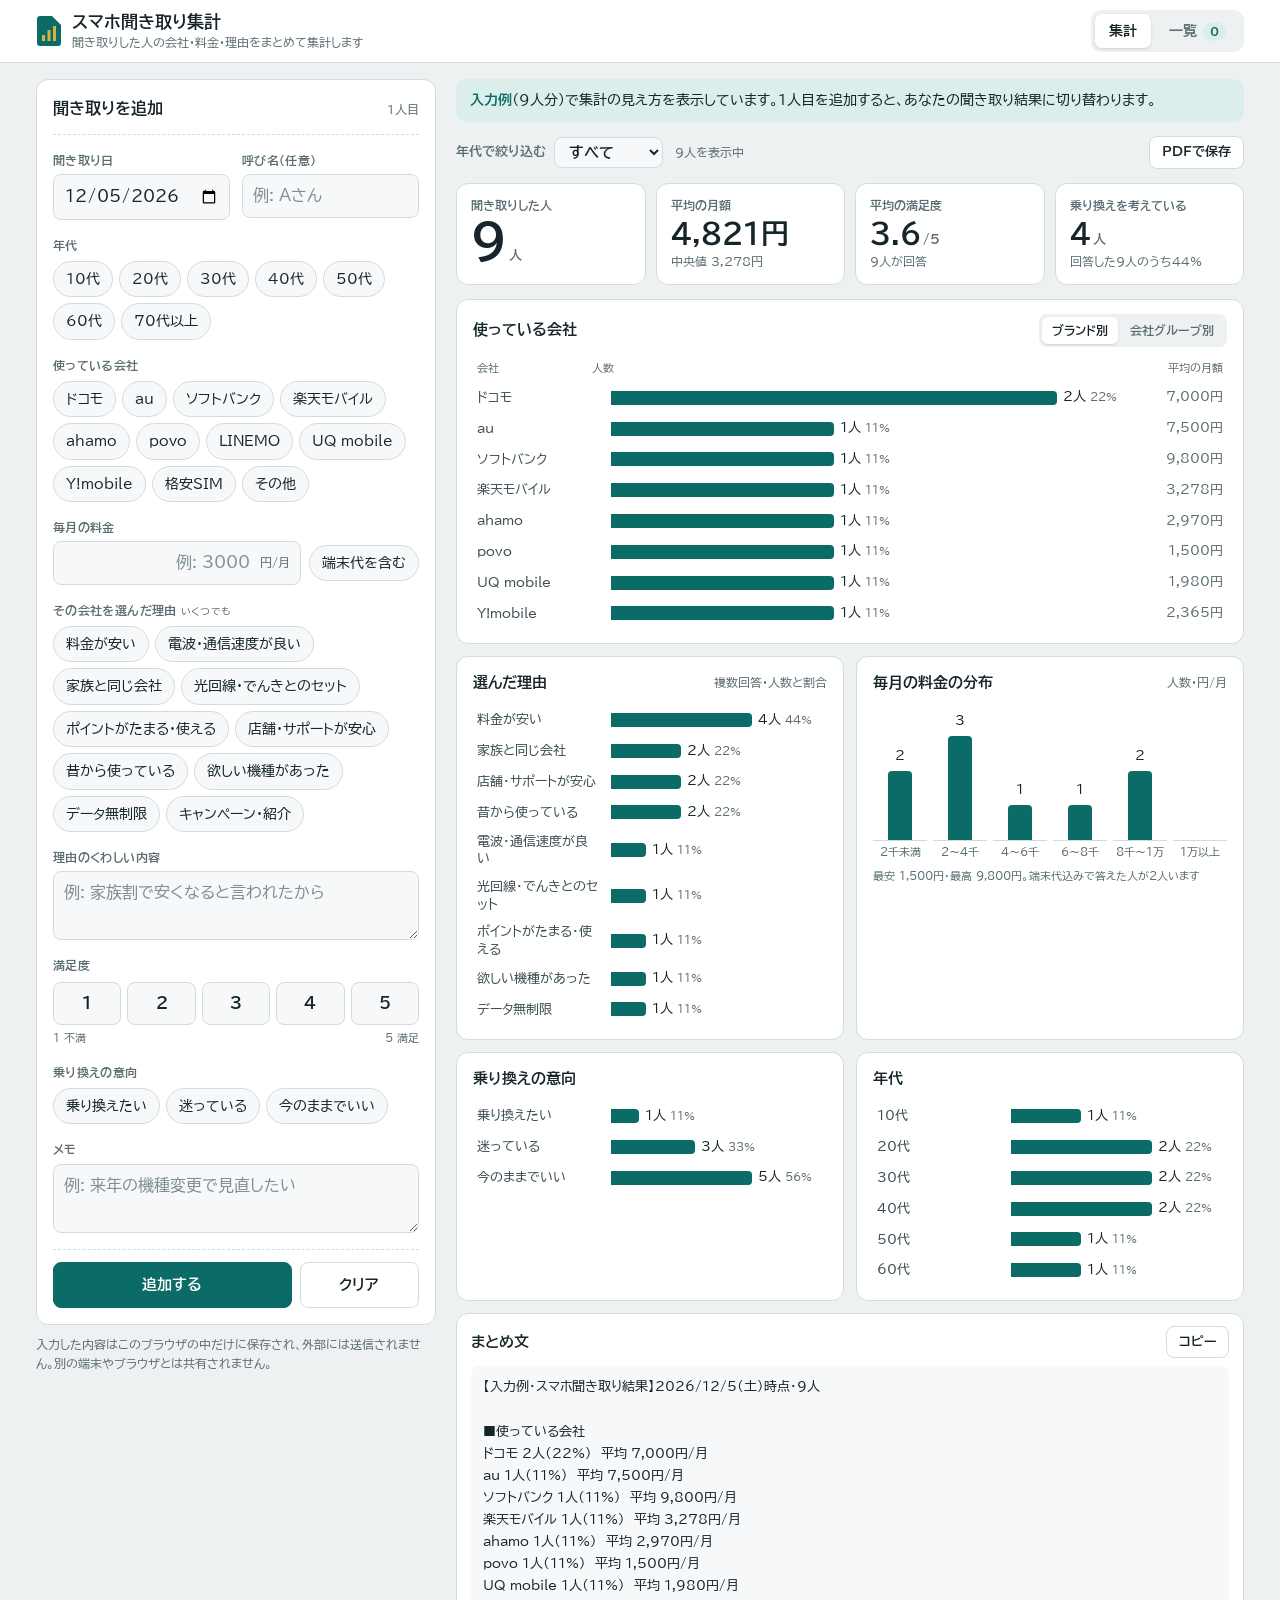
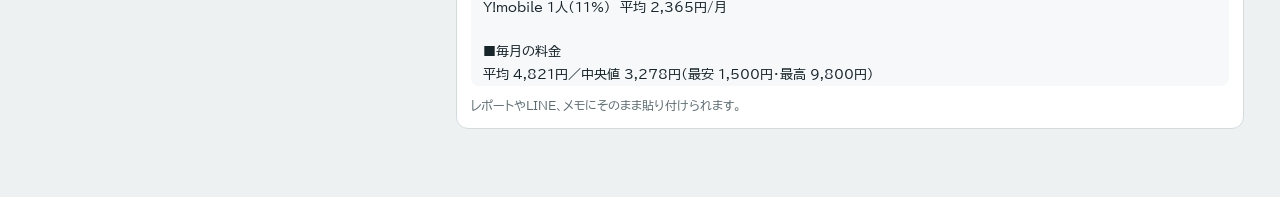
<file: public/survey/index.html>
<!doctype html>
<html lang="ja">
<head>
<meta charset="utf-8">
<meta name="viewport" content="width=device-width, initial-scale=1, viewport-fit=cover">
<title>スマホ聞き取り集計</title>
<meta name="claude:viewport-fit-sides" content="cover">
<link rel="preconnect" href="https://fonts.googleapis.com">
<link rel="preconnect" href="https://fonts.gstatic.com" crossorigin>
<link href="https://fonts.googleapis.com/css2?family=BIZ+UDPGothic:wght@400;700&display=swap" rel="stylesheet">
<style>
  /* レイアウト: 左に聞き取り票（1人ずつ記入）、右に集計。スマホでは「入力・集計・一覧」を切り替え */
  :root {
    --bg: #edf1f2;
    --surface: #ffffff;
    --field: #f6f8f9;
    --ink: #16252a;
    --ink2: #3b4d53;
    --muted: #5b6d73;
    --line: #d2dcdf;
    --accent: #0b6b66;
    --accent-hover: #0f857f;
    --on-accent: #ffffff;
    --accent-soft: #dbeeec;
    --chip: #d6b24c;
    --danger: #b3261e;
    --on-danger: #ffffff;
    --shadow: rgba(10, 30, 35, 0.14);
    --font-body: "BIZ UDPGothic", "Hiragino Sans", "Hiragino Kaku Gothic ProN", "Yu Gothic UI", Meiryo, system-ui, sans-serif;
  }
  @media (prefers-color-scheme: dark) {
    :root:not([data-theme="light"]) {
      --bg: #0e1618;
      --surface: #162125;
      --field: #101a1d;
      --ink: #e2ebed;
      --ink2: #c0cfd2;
      --muted: #93a5aa;
      --line: #2a393e;
      --accent: #52c3b9;
      --accent-hover: #7bd6ce;
      --on-accent: #052421;
      --accent-soft: #173836;
      --chip: #c9a640;
      --danger: #ff8a80;
      --on-danger: #2a0705;
      --shadow: rgba(0, 0, 0, 0.45);
      color-scheme: dark;
    }
  }
  :root[data-theme="dark"] {
    --bg: #0e1618;
    --surface: #162125;
    --field: #101a1d;
    --ink: #e2ebed;
    --ink2: #c0cfd2;
    --muted: #93a5aa;
    --line: #2a393e;
    --accent: #52c3b9;
    --accent-hover: #7bd6ce;
    --on-accent: #052421;
    --accent-soft: #173836;
    --chip: #c9a640;
    --danger: #ff8a80;
    --on-danger: #2a0705;
    --shadow: rgba(0, 0, 0, 0.45);
    color-scheme: dark;
  }

  * { box-sizing: border-box; }
  [hidden] { display: none !important; }
  html { -webkit-text-size-adjust: 100%; }
  body {
    margin: 0;
    background: var(--bg);
    color: var(--ink);
    font-family: var(--font-body);
    font-size: 15px;
    line-height: 1.6;
  }
  body::before {
    content: "";
    position: fixed;
    inset: 0 0 auto;
    height: env(safe-area-inset-top, 0px);
    z-index: 30;
    background: var(--surface);
  }
  button { font: inherit; cursor: pointer; }
  :focus-visible { outline: 2px solid var(--accent); outline-offset: 2px; }

  /* ヘッダー */
  .top {
    position: sticky;
    top: env(safe-area-inset-top, 0px);
    z-index: 20;
    background: var(--surface);
    border-bottom: 1px solid var(--line);
  }
  .top-in, .wrap {
    max-width: 1240px;
    margin: 0 auto;
    padding-left: max(16px, env(safe-area-inset-left, 0px));
    padding-right: max(16px, env(safe-area-inset-right, 0px));
  }
  .top-in { padding-block: 10px; display: flex; align-items: center; justify-content: space-between; flex-wrap: wrap; gap: 8px 16px; }
  .brand { display: flex; align-items: center; gap: 10px; min-width: 0; }
  .brand svg { width: 26px; height: 32px; flex: none; }
  h1 { font-size: 17px; margin: 0; line-height: 1.3; text-wrap: balance; }
  .brand p { margin: 0; font-size: 12px; color: var(--muted); }
  .tabs { display: flex; gap: 4px; padding: 4px; border-radius: 10px; background: var(--bg); }
  .tabs button {
    border: 0;
    background: transparent;
    color: var(--muted);
    font-size: 14px;
    font-weight: 700;
    padding: 6px 14px;
    border-radius: 7px;
    display: flex;
    align-items: center;
    gap: 6px;
  }
  .tabs button[aria-selected="true"] { background: var(--surface); color: var(--ink); box-shadow: 0 1px 3px var(--shadow); }
  .count { font-size: 12px; line-height: 1.6; padding: 0 7px; border-radius: 99px; background: var(--accent-soft); color: var(--accent); font-variant-numeric: tabular-nums; }

  /* 切り替え */
  .wrap { padding-block: 16px 48px; }
  .layout { display: grid; gap: 20px; grid-template-columns: minmax(0, 1fr); align-items: start; }
  .panel { display: none; min-width: 0; }
  body[data-view="form"] #p-form,
  body[data-view="stats"] #p-stats,
  body[data-view="list"] #p-list { display: block; }
  @media (min-width: 900px) {
    .layout { grid-template-columns: 400px minmax(0, 1fr); }
    #p-form { display: block; grid-row: 1 / span 2; }
    #tab-form { display: none; }
  }

  /* 聞き取り票 */
  .sheet {
    background: var(--surface);
    border: 1px solid var(--line);
    border-radius: 12px;
    padding: 16px;
    display: flex;
    flex-direction: column;
    gap: 16px;
  }
  .sheet-h { display: flex; align-items: baseline; justify-content: space-between; gap: 8px; padding-bottom: 12px; border-bottom: 1px dashed var(--line); }
  .sheet-h h2 { font-size: 16px; margin: 0; }
  .hint { font-size: 12px; color: var(--muted); }
  .editing { display: flex; align-items: center; gap: 8px; flex-wrap: wrap; padding: 8px 12px; border-radius: 8px; background: var(--accent-soft); font-size: 13px; }
  .row2 { display: grid; gap: 10px 12px; grid-template-columns: repeat(auto-fit, minmax(140px, 1fr)); }
  .f { display: flex; flex-direction: column; gap: 4px; min-width: 0; }
  .f > span, legend { font-size: 12px; font-weight: 700; color: var(--muted); letter-spacing: 0.03em; }
  legend small { font-weight: 400; margin-left: 4px; }
  input, select, textarea {
    font: inherit;
    font-size: 16px;
    color: var(--ink);
    background: var(--field);
    border: 1px solid var(--line);
    border-radius: 8px;
    padding: 8px 10px;
    width: 100%;
    min-width: 0;
  }
  textarea { resize: vertical; line-height: 1.6; }
  input::placeholder, textarea::placeholder { color: var(--muted); opacity: 0.75; }
  input:focus-visible, select:focus-visible, textarea:focus-visible { outline: 2px solid var(--accent); outline-offset: 0; border-color: var(--accent); }
  .unit { display: flex; align-items: center; flex: 1 1 150px; min-width: 0; background: var(--field); border: 1px solid var(--line); border-radius: 8px; }
  .unit:focus-within { outline: 2px solid var(--accent); border-color: var(--accent); }
  .unit input { border: 0; background: transparent; text-align: right; font-variant-numeric: tabular-nums; }
  .unit input:focus-visible { outline: none; }
  .unit i { font-style: normal; font-size: 12px; color: var(--muted); padding-right: 10px; white-space: nowrap; }
  .fee-row { display: flex; flex-wrap: wrap; align-items: center; gap: 8px; }

  fieldset { border: 0; margin: 0; padding: 0; min-width: 0; }
  legend { padding: 0; margin-bottom: 6px; }
  .chip-row { display: flex; flex-wrap: wrap; gap: 6px; }
  .chip { position: relative; display: inline-flex; }
  .chip input { position: absolute; inset: 0; width: 100%; height: 100%; opacity: 0; margin: 0; cursor: pointer; }
  .chip span {
    display: inline-flex;
    align-items: center;
    gap: 4px;
    padding: 6px 12px;
    border-radius: 99px;
    border: 1px solid var(--line);
    background: var(--field);
    font-size: 14px;
    user-select: none;
  }
  .chip input:checked + span { background: var(--accent); border-color: var(--accent); color: var(--on-accent); }
  .multi .chip input:checked + span::before, .chip.check input:checked + span::before { content: "✓"; font-size: 12px; }
  .chip input:focus-visible + span { outline: 2px solid var(--accent); outline-offset: 2px; }
  .sat-row { display: grid; grid-template-columns: repeat(5, minmax(0, 1fr)); gap: 6px; }
  .sat-row .chip span { width: 100%; justify-content: center; border-radius: 8px; padding: 8px 0; font-size: 16px; font-weight: 700; font-variant-numeric: tabular-nums; }
  .sat-scale { display: flex; justify-content: space-between; font-size: 11px; color: var(--muted); margin-top: 4px; }

  .form-act { display: grid; grid-template-columns: 2fr 1fr; gap: 8px; padding-top: 12px; border-top: 1px dashed var(--line); }
  .btn {
    border: 1px solid var(--line);
    background: var(--surface);
    color: var(--ink);
    font-size: 15px;
    font-weight: 700;
    padding: 10px 14px;
    border-radius: 8px;
    white-space: nowrap;
  }
  .btn.primary { background: var(--accent); border-color: var(--accent); color: var(--on-accent); }
  .btn.small { font-size: 13px; padding: 5px 12px; }
  .btn.confirm { background: var(--danger); border-color: var(--danger); color: var(--on-danger); }
  .btn:disabled { opacity: 0.5; cursor: not-allowed; }
  .tiny { margin: 10px 0 0; font-size: 12px; color: var(--muted); }

  /* 集計 */
  .note { display: flex; align-items: center; flex-wrap: wrap; gap: 8px 12px; margin-bottom: 14px; padding: 10px 14px; border-radius: 10px; background: var(--accent-soft); font-size: 14px; }
  .note b { color: var(--accent); }
  .filters { display: flex; flex-wrap: wrap; align-items: center; gap: 8px 12px; margin-bottom: 14px; }
  .filters label { display: flex; align-items: center; gap: 8px; font-size: 13px; font-weight: 700; color: var(--muted); }
  .filters select { width: auto; padding: 6px 10px; font-size: 15px; }
  .kpis { display: grid; gap: 10px; grid-template-columns: repeat(4, minmax(0, 1fr)); margin-bottom: 14px; }
  @media (max-width: 640px) { .kpis { grid-template-columns: repeat(2, minmax(0, 1fr)); } }
  .kpi { background: var(--surface); border: 1px solid var(--line); border-radius: 12px; padding: 12px 14px; display: flex; flex-direction: column; gap: 2px; min-width: 0; }
  .kpi > span { font-size: 12px; font-weight: 700; color: var(--muted); }
  .kpi b { font-size: 28px; line-height: 1.2; font-weight: 700; }
  .kpi b small { font-size: 13px; color: var(--muted); margin-left: 2px; }
  .kpi.hero b { font-size: 48px; line-height: 1.05; }
  .kpi > small { font-size: 12px; color: var(--muted); }

  .cards { display: grid; gap: 12px; grid-template-columns: repeat(2, minmax(0, 1fr)); }
  @media (max-width: 760px) { .cards { grid-template-columns: minmax(0, 1fr); } }
  .card { background: var(--surface); border: 1px solid var(--line); border-radius: 12px; padding: 14px 16px 16px; min-width: 0; }
  .card.wide { grid-column: 1 / -1; }
  .card-h { display: flex; align-items: center; justify-content: space-between; flex-wrap: wrap; gap: 6px 12px; margin-bottom: 12px; }
  .card-h h2 { font-size: 15px; margin: 0; }
  .seg { display: flex; padding: 3px; gap: 2px; border-radius: 8px; background: var(--bg); }
  .seg button { border: 0; background: transparent; color: var(--muted); font-size: 12px; font-weight: 700; padding: 4px 10px; border-radius: 6px; }
  .seg button[aria-pressed="true"] { background: var(--surface); color: var(--ink); box-shadow: 0 1px 2px var(--shadow); }

  /* 横棒グラフ */
  .bars { display: flex; flex-direction: column; gap: 4px; }
  .bar-row {
    display: grid;
    grid-template-columns: minmax(5.5em, 9.5em) minmax(0, 1fr);
    align-items: center;
    gap: 10px;
    padding: 3px 4px;
    border-radius: 6px;
    font-size: 13px;
  }
  .bars.has-x .bar-row { grid-template-columns: minmax(5.5em, 9.5em) minmax(0, 1fr) 6.5em; }
  .bar-row:hover, .bar-row:focus-visible { background: var(--bg); }
  .bar-row:hover .bf, .bar-row:focus-visible .bf { background: var(--accent-hover); }
  .bl { color: var(--ink2); overflow-wrap: anywhere; line-height: 1.35; }
  .bt { display: flex; align-items: center; gap: 6px; min-width: 0; }
  .bf { height: 14px; min-width: 2px; border-radius: 0 4px 4px 0; background: var(--accent); flex: none; }
  .bv { font-variant-numeric: tabular-nums; white-space: nowrap; color: var(--ink); }
  .bv small { color: var(--muted); margin-left: 4px; }
  .bx { text-align: right; font-variant-numeric: tabular-nums; color: var(--muted); white-space: nowrap; }
  .bars-head { display: grid; grid-template-columns: minmax(5.5em, 9.5em) minmax(0, 1fr) 6.5em; gap: 10px; padding: 0 4px 4px; font-size: 11px; color: var(--muted); }
  .bars-head span:last-child { text-align: right; }
  .bl .sub { display: none; font-size: 11px; color: var(--muted); font-variant-numeric: tabular-nums; }
  @media (max-width: 560px) {
    .bars.has-x .bar-row, .bars-head { grid-template-columns: minmax(5.5em, 8em) minmax(0, 1fr); }
    .bx, .bars-head span:last-child { display: none; }
    .bl .sub { display: block; }
  }
  .none { font-size: 13px; color: var(--muted); margin: 4px 0; }

  /* 縦棒（料金の分布） */
  .cols { display: grid; grid-template-columns: repeat(6, minmax(0, 1fr)); gap: 6px; }
  .col { display: flex; flex-direction: column; align-items: stretch; border-radius: 6px; padding-top: 2px; }
  .col:hover, .col:focus-visible { background: var(--bg); }
  .col:hover .cf, .col:focus-visible .cf { background: var(--accent-hover); }
  .cplot { height: 132px; display: flex; flex-direction: column; justify-content: flex-end; align-items: center; gap: 4px; border-bottom: 1px solid var(--line); }
  .cv { font-size: 13px; font-variant-numeric: tabular-nums; }
  .cf { width: min(24px, 70%); border-radius: 4px 4px 0 0; background: var(--accent); }
  .cl { font-size: 11px; color: var(--muted); text-align: center; padding: 4px 0 2px; line-height: 1.3; font-variant-numeric: tabular-nums; }
  .axis-note { margin: 6px 0 0; font-size: 11px; color: var(--muted); }

  .textbox { margin-top: 12px; background: var(--surface); border: 1px solid var(--line); border-radius: 12px; padding: 12px 14px; }
  .tb-h { display: flex; align-items: center; justify-content: space-between; gap: 8px; }
  .tb-h h2 { font-size: 15px; margin: 0; }
  #report {
    margin: 8px 0 0;
    padding: 10px 12px;
    border-radius: 8px;
    background: var(--field);
    font-family: var(--font-body);
    font-size: 13px;
    line-height: 1.7;
    font-variant-numeric: tabular-nums;
    white-space: pre-wrap;
    overflow-wrap: anywhere;
    max-height: 320px;
    overflow-y: auto;
  }
  .loading { opacity: 0.55; }

  /* 一覧 */
  .list-h { display: flex; flex-wrap: wrap; gap: 8px; margin-bottom: 12px; }
  .list-h input { flex: 1 1 220px; }
  #list { display: grid; gap: 10px; grid-template-columns: repeat(auto-fill, minmax(min(100%, 300px), 1fr)); }
  .item { background: var(--surface); border: 1px solid var(--line); border-radius: 12px; padding: 12px 14px; display: flex; flex-direction: column; gap: 6px; min-width: 0; }
  .item.active { border-color: var(--accent); box-shadow: 0 0 0 1px var(--accent); }
  .item-top { display: flex; flex-wrap: wrap; align-items: baseline; gap: 2px 10px; }
  .item-top b { font-size: 15px; overflow-wrap: anywhere; }
  .item-top span { font-size: 12px; color: var(--muted); }
  .item-co { font-size: 14px; overflow-wrap: anywhere; }
  .item-co b { font-size: 17px; font-variant-numeric: tabular-nums; }
  .item-co small { color: var(--muted); }
  .tags { display: flex; flex-wrap: wrap; gap: 4px; }
  .tag { font-size: 12px; padding: 1px 8px; border-radius: 99px; background: var(--accent-soft); color: var(--accent); }
  .item-memo { margin: 0; font-size: 13px; color: var(--ink2); overflow-wrap: anywhere; }
  .item-act { display: flex; align-items: center; justify-content: flex-end; gap: 8px; margin-top: 2px; padding-top: 8px; border-top: 1px dashed var(--line); }
  .item-act .meta { margin-right: auto; font-size: 12px; color: var(--muted); }
  .empty { padding: 28px 16px; text-align: center; color: var(--muted); background: var(--surface); border: 1px dashed var(--line); border-radius: 12px; }
  .empty b { display: block; color: var(--ink); margin-bottom: 4px; }

  /* PDF用の紙面（画面外で組んで画像化する。紙なので常にライト配色） */
  .pdf-root { position: absolute; left: -10000px; top: 0; width: 760px; }
  .pdf-page {
    --bg: #edf1f2; --surface: #ffffff; --field: #f6f8f9; --ink: #16252a; --ink2: #3b4d53; --muted: #5b6d73;
    --line: #d2dcdf; --accent: #0b6b66; --accent-hover: #0b6b66; --on-accent: #ffffff; --accent-soft: #dbeeec; --shadow: transparent;
    color-scheme: light;
    width: 760px;
    height: 1075px;
    padding: 36px 36px 24px;
    background: #ffffff;
    color: var(--ink);
    display: flex;
    flex-direction: column;
    gap: 12px;
  }
  .pdf-body { flex: 1; min-height: 0; overflow: hidden; display: flex; flex-direction: column; gap: 12px; }
  .pdf-foot { display: flex; justify-content: space-between; font-size: 10px; color: var(--muted); border-top: 1px solid var(--line); padding-top: 6px; }
  .pdf-head { display: flex; align-items: flex-end; justify-content: space-between; gap: 12px; padding-bottom: 10px; border-bottom: 2px solid var(--ink); }
  .pdf-title { font-size: 22px; font-weight: 700; }
  .pdf-sub { font-size: 12px; color: var(--muted); }
  .pdf-head svg { width: 26px; height: 32px; }
  .pdf-page .kpis { grid-template-columns: repeat(4, minmax(0, 1fr)); margin: 0; }
  .pdf-page .cards { grid-template-columns: repeat(2, minmax(0, 1fr)); }
  .pdf-page .bars.has-x .bar-row, .pdf-page .bars-head { grid-template-columns: minmax(5.5em, 9.5em) minmax(0, 1fr) 6.5em; }
  .pdf-page .bx, .pdf-page .bars-head span:last-child { display: block; }
  .pdf-page .bl .sub { display: none; }
  .pdf-page .card { break-inside: avoid; }
  .pdf-sec h2 { font-size: 15px; margin: 0 0 8px; }
  .pdf-voices { margin: 0; padding-left: 1.2em; font-size: 12px; line-height: 1.7; }
  .pdf-voices span { color: var(--muted); }
  .pdf-table { width: 100%; border-collapse: collapse; font-size: 11px; line-height: 1.45; }
  .pdf-table th { text-align: left; font-weight: 700; color: var(--muted); border-bottom: 1px solid var(--ink); padding: 4px 6px; white-space: nowrap; }
  .pdf-table td { border-bottom: 1px solid var(--line); padding: 5px 6px; vertical-align: top; overflow-wrap: anywhere; }
  .pdf-table .r { text-align: right; white-space: nowrap; font-variant-numeric: tabular-nums; }
  .pdf-table .n { white-space: nowrap; overflow-wrap: normal; }
  .filters .pdf-btn { margin-left: auto; }

  /* ツールチップ・トースト */
  .tip {
    position: fixed;
    z-index: 50;
    pointer-events: none;
    background: var(--surface);
    color: var(--ink);
    border: 1px solid var(--line);
    box-shadow: 0 6px 20px var(--shadow);
    border-radius: 8px;
    padding: 6px 10px;
    font-size: 12px;
    max-width: 260px;
  }
  .tip b { display: block; font-size: 14px; }
  .tip span { color: var(--muted); }
  .toast {
    position: fixed;
    left: 50%;
    bottom: calc(24px + env(safe-area-inset-bottom, 0px));
    z-index: 40;
    max-width: calc(100% - 32px);
    padding: 10px 16px;
    border-radius: 8px;
    background: var(--ink);
    color: var(--surface);
    font-size: 14px;
    text-align: center;
    opacity: 0;
    transform: translate(-50%, 12px);
    transition: opacity 0.2s, transform 0.2s;
    pointer-events: none;
  }
  .toast.show { opacity: 1; transform: translate(-50%, 0); }
  @media (prefers-reduced-motion: reduce) {
    * { transition: none !important; scroll-behavior: auto !important; }
  }
</style>
</head>
<body data-view="form">
<header class="top">
  <div class="top-in">
    <div class="brand">
      <svg viewBox="0 0 26 32" aria-hidden="true">
        <path d="M1 4a3 3 0 0 1 3-3h12l9 9v18a3 3 0 0 1-3 3H4a3 3 0 0 1-3-3z" fill="var(--accent)"/>
        <rect x="6" y="20" width="3" height="6" fill="var(--chip)"/>
        <rect x="11.5" y="15" width="3" height="11" fill="var(--chip)"/>
        <rect x="17" y="11" width="3" height="15" fill="var(--chip)"/>
      </svg>
      <div>
        <h1>スマホ聞き取り集計</h1>
        <p>聞き取りした人の会社・料金・理由をまとめて集計します</p>
      </div>
    </div>
    <nav class="tabs" role="tablist" aria-label="表示の切り替え">
      <button type="button" id="tab-form" role="tab" aria-selected="true" data-view="form">入力</button>
      <button type="button" id="tab-stats" role="tab" aria-selected="false" data-view="stats">集計</button>
      <button type="button" id="tab-list" role="tab" aria-selected="false" data-view="list">一覧 <span class="count" id="listCount">0</span></button>
    </nav>
  </div>
</header>

<div class="wrap">
  <div class="layout">
    <section id="p-form" class="panel" aria-label="聞き取りの入力">
      <form id="form" class="sheet" autocomplete="off" novalidate>
        <div class="sheet-h"><h2 id="formTitle">聞き取りを追加</h2><span class="hint" id="formNo">1人目</span></div>
        <div class="editing" id="editing" hidden><span id="editingText">編集中</span><button type="button" class="btn small" id="cancelEdit">編集をやめる</button></div>
        <div class="row2">
          <label class="f"><span>聞き取り日</span><input type="date" id="a-date"></label>
          <label class="f"><span>呼び名（任意）</span><input id="a-nick" placeholder="例: Aさん"></label>
        </div>
        <fieldset id="q-age" data-single><legend>年代</legend><div class="chip-row"></div></fieldset>
        <fieldset id="q-company" data-single><legend>使っている会社</legend><div class="chip-row"></div></fieldset>
        <label class="f" id="otherWrap" hidden><span>会社名</span><input id="a-other" placeholder="例: IIJmio、mineo"></label>
        <div class="f"><span>毎月の料金</span>
          <div class="fee-row">
            <span class="unit"><input id="a-fee" inputmode="numeric" placeholder="例: 3000" aria-label="毎月の料金"><i>円/月</i></span>
            <label class="chip check"><input type="checkbox" id="a-dev"><span>端末代を含む</span></label>
          </div>
        </div>
        <fieldset id="q-reasons" class="multi"><legend>その会社を選んだ理由<small>いくつでも</small></legend><div class="chip-row"></div></fieldset>
        <label class="f"><span>理由のくわしい内容</span><textarea id="a-reasonText" rows="2" placeholder="例: 家族割で安くなると言われたから"></textarea></label>
        <fieldset id="q-sat" data-single><legend>満足度</legend><div class="sat-row"></div><div class="sat-scale"><span>1 不満</span><span>5 満足</span></div></fieldset>
        <fieldset id="q-intent" data-single><legend>乗り換えの意向</legend><div class="chip-row"></div></fieldset>
        <label class="f"><span>メモ</span><textarea id="a-memo" rows="2" placeholder="例: 来年の機種変更で見直したい"></textarea></label>
        <div class="form-act">
          <button type="submit" class="btn primary" id="submit">追加する</button>
          <button type="button" class="btn" id="reset">クリア</button>
        </div>
      </form>
      <p class="tiny" id="storeNote">保存先を確認しています…</p>
    </section>

    <section id="p-stats" class="panel" aria-label="集計">
      <div class="note" id="sampleNote" hidden><span><b>入力例</b>（9人分）で集計の見え方を表示しています。1人目を追加すると、あなたの聞き取り結果に切り替わります。</span></div>
      <div class="filters">
        <label for="fAge">年代で絞り込む
          <select id="fAge"><option value="">すべて</option></select>
        </label>
        <span class="hint" id="fNote"></span>
        <button type="button" class="btn small pdf-btn" data-pdf>PDFで保存</button>
      </div>
      <div id="statsBody">
        <div class="kpis">
          <div class="kpi hero"><span>聞き取りした人</span><b><span id="kN">0</span><small>人</small></b></div>
          <div class="kpi"><span>平均の月額</span><b id="kAvg">–</b><small id="kMed">中央値 –</small></div>
          <div class="kpi"><span>平均の満足度</span><b id="kSat">–</b><small id="kSatN">5段階</small></div>
          <div class="kpi"><span>乗り換えを考えている</span><b id="kMove">–</b><small id="kMoveN">「乗り換えたい」「迷っている」</small></div>
        </div>
        <div class="cards">
          <article class="card wide">
            <div class="card-h">
              <h2>使っている会社</h2>
              <div class="seg" role="group" aria-label="会社のまとめ方">
                <button type="button" data-group="brand" aria-pressed="true">ブランド別</button>
                <button type="button" data-group="group" aria-pressed="false">会社グループ別</button>
              </div>
            </div>
            <div id="cCo" class="bars has-x"></div>
          </article>
          <article class="card">
            <div class="card-h"><h2>選んだ理由</h2><span class="hint">複数回答・人数と割合</span></div>
            <div id="cReason" class="bars"></div>
          </article>
          <article class="card">
            <div class="card-h"><h2>毎月の料金の分布</h2><span class="hint">人数・円/月</span></div>
            <div id="cFee" class="cols"></div>
            <p class="axis-note" id="feeNote"></p>
          </article>
          <article class="card">
            <div class="card-h"><h2>乗り換えの意向</h2></div>
            <div id="cIntent" class="bars"></div>
          </article>
          <article class="card">
            <div class="card-h"><h2>年代</h2></div>
            <div id="cAge" class="bars"></div>
          </article>
        </div>
      </div>
      <div class="textbox">
        <div class="tb-h"><h2>まとめ文</h2><button type="button" class="btn small" id="copyReport">コピー</button></div>
        <pre id="report"></pre>
        <p class="tiny">レポートやLINE、メモにそのまま貼り付けられます。</p>
      </div>
    </section>

    <section id="p-list" class="panel" aria-label="聞き取りの一覧">
      <div class="list-h">
        <input id="q" type="search" placeholder="会社・理由・メモで検索" aria-label="一覧を検索">
        <button type="button" class="btn" id="copyTsv">表計算用にコピー</button>
        <button type="button" class="btn" data-pdf>PDFで保存</button>
      </div>
      <div id="list"></div>
      <p class="tiny">「表計算用にコピー」は表示中の一覧をコピーします。Excelやスプレッドシートにそのまま貼り付けられます。「PDFで保存」は集計のグラフと回答一覧をA4のPDFにします（年代で絞り込んでいるときは、その年代だけ）。</p>
    </section>
  </div>
</div>

<div class="tip" id="tip" hidden></div>
<div class="toast" id="toast" role="status" aria-live="polite"></div>

<script>
(() => {
  const K_LOCAL = "phoneSurvey.answers";

  const AGES = ["10代", "20代", "30代", "40代", "50代", "60代", "70代以上"];
  const COMPANIES = ["ドコモ", "au", "ソフトバンク", "楽天モバイル", "ahamo", "povo", "LINEMO", "UQ mobile", "Y!mobile", "格安SIM", "その他"];
  const NEEDS_NAME = ["格安SIM", "その他"];
  const GROUP_OF = {
    "ドコモ": "ドコモ系", "ahamo": "ドコモ系",
    "au": "au系", "povo": "au系", "UQ mobile": "au系",
    "ソフトバンク": "ソフトバンク系", "LINEMO": "ソフトバンク系", "Y!mobile": "ソフトバンク系",
    "楽天モバイル": "楽天モバイル",
  };
  const GROUP_NOTE = { "ドコモ系": "ドコモ・ahamo", "au系": "au・povo・UQ mobile", "ソフトバンク系": "ソフトバンク・LINEMO・Y!mobile" };
  const REASONS = ["料金が安い", "電波・通信速度が良い", "家族と同じ会社", "光回線・でんきとのセット", "ポイントがたまる・使える", "店舗・サポートが安心", "昔から使っている", "欲しい機種があった", "データ無制限", "キャンペーン・紹介"];
  const INTENTS = ["乗り換えたい", "迷っている", "今のままでいい"];
  const BUCKETS = [
    { max: 2000, label: "〜1,999円", short: "2千未満" },
    { max: 4000, label: "2,000〜3,999円", short: "2〜4千" },
    { max: 6000, label: "4,000〜5,999円", short: "4〜6千" },
    { max: 8000, label: "6,000〜7,999円", short: "6〜8千" },
    { max: 10000, label: "8,000〜9,999円", short: "8千〜1万" },
    { max: Infinity, label: "1万円以上", short: "1万以上" },
  ];
  const WEEK = "日月火水木金土";

  const $ = (s) => document.querySelector(s);
  const esc = (s) => String(s ?? "").replace(/[&<>"']/g, (c) => ({ "&": "&amp;", "<": "&lt;", ">": "&gt;", '"': "&quot;", "'": "&#39;" })[c]);
  const pad = (n) => String(n).padStart(2, "0");
  // 全角数字・カンマ・「円」などが混ざっていても数値として読む
  const half = (s) => String(s ?? "").replace(/[０-９．]/g, (c) => String.fromCharCode(c.charCodeAt(0) - 0xfee0));
  const num = (s) => { const n = parseFloat(half(s).replace(/[^\d.]/g, "")); return Number.isFinite(n) ? n : 0; };
  const yen = (n) => Math.round(n).toLocaleString("ja-JP") + "円";
  const pct = (n, total) => (total ? Math.round((n / total) * 100) : 0) + "%";
  const today = () => { const d = new Date(); return `${d.getFullYear()}-${pad(d.getMonth() + 1)}-${pad(d.getDate())}`; };
  const fmtDate = (s, withYear = true) => {
    const m = /^(\d{4})-(\d{2})-(\d{2})$/.exec(s || "");
    if (!m) return s || "";
    const d = new Date(+m[1], m[2] - 1, +m[3]);
    return `${withYear ? m[1] + "/" : ""}${+m[2]}/${+m[3]}（${WEEK[d.getDay()]}）`;
  };

  const blank = () => ({ id: "", date: today(), nick: "", age: "", company: "", companyOther: "", fee: "", devIncl: false, reasons: [], reasonText: "", sat: 0, intent: "", memo: "", createdAt: 0, updatedAt: 0 });
  // 共有データは信用しない: 形をそろえてから使う
  const norm = (a) => {
    const o = { ...blank(), ...(a && typeof a === "object" ? a : {}) };
    for (const k of ["id", "date", "nick", "age", "company", "companyOther", "fee", "reasonText", "intent", "memo"]) o[k] = String(o[k] ?? "");
    o.reasons = Array.isArray(o.reasons) ? o.reasons.filter((r) => typeof r === "string") : [];
    o.sat = Math.max(0, Math.min(5, Math.round(Number(o.sat) || 0)));
    o.devIncl = !!o.devIncl;
    o.createdAt = Number(o.createdAt) || 0;
    o.updatedAt = Number(o.updatedAt) || 0;
    return o;
  };
  const coName = (a) => (NEEDS_NAME.includes(a.company) && a.companyOther ? `${a.company}（${a.companyOther}）` : a.company);

  const SAMPLE = [
    { age: "20代", company: "楽天モバイル", fee: "3278", reasons: ["料金が安い", "データ無制限"], sat: 4, intent: "今のままでいい", reasonText: "動画をよく見るので無制限がいい" },
    { age: "40代", company: "ドコモ", fee: "8800", devIncl: true, reasons: ["電波・通信速度が良い", "家族と同じ会社"], sat: 3, intent: "迷っている" },
    { age: "30代", company: "ahamo", fee: "2970", reasons: ["料金が安い"], sat: 5, intent: "今のままでいい" },
    { age: "50代", company: "au", fee: "7500", reasons: ["光回線・でんきとのセット", "昔から使っている"], sat: 3, intent: "迷っている", reasonText: "セット割があるのでなかなか変えられない" },
    { age: "20代", company: "Y!mobile", fee: "2365", reasons: ["料金が安い", "店舗・サポートが安心"], sat: 4, intent: "今のままでいい" },
    { age: "60代", company: "ドコモ", fee: "5200", reasons: ["店舗・サポートが安心", "昔から使っている"], sat: 4, intent: "今のままでいい", reasonText: "わからないことを店で聞ける" },
    { age: "10代", company: "UQ mobile", fee: "1980", reasons: ["家族と同じ会社"], sat: 3, intent: "迷っている" },
    { age: "30代", company: "ソフトバンク", fee: "9800", devIncl: true, reasons: ["欲しい機種があった", "ポイントがたまる・使える"], sat: 2, intent: "乗り換えたい", reasonText: "端末代込みで高いので見直したい" },
    { age: "40代", company: "povo", fee: "1500", reasons: ["料金が安い"], sat: 4, intent: "今のままでいい" },
  ].map((a, i) => norm({ ...a, id: "sample" + i, date: today() }));

  // ── 保存先: claude.ai 上では共有データベース、それ以外はこのブラウザ ──
  let mode = "local";
  let col = null;
  let readOnly = false;
  let loaded = false;
  let answers = [];

  function readLocal() {
    try {
      const v = JSON.parse(localStorage.getItem(K_LOCAL));
      return Array.isArray(v) ? v.map(norm).filter((a) => a.id) : [];
    } catch (e) { return []; }
  }
  function writeLocal(list) {
    try { localStorage.setItem(K_LOCAL, JSON.stringify(list)); return true; } catch (e) { return false; }
  }
  function startLocal() {
    mode = "local";
    answers = readLocal();
    loaded = true;
    $("#storeNote").textContent = "入力した内容はこのブラウザの中だけに保存され、外部には送信されません。別の端末やブラウザとは共有されません。";
    renderAll();
  }
  async function connect() {
    const host = window.claude && typeof window.claude.use === "function";
    if (!host) { startLocal(); return; }
    let db = null;
    try { db = await window.claude.use("db"); } catch (e) { db = null; }
    if (!db) { startLocal(); return; }
    mode = "db";
    col = db.collection("answers");
    $("#storeNote").textContent = "入力した内容はこのページに保存されます。このページを共有した人も、同じ聞き取り結果を見たり追加したりできます。";
    col.onSnapshot(
      (snap) => {
        answers = snap.docs.filter((d) => d.exists).map((d) => norm({ ...d.data(), id: d.id }));
        loaded = true;
        renderAll();
      },
      () => {
        readOnly = true;
        loaded = true;
        renderAll();
        toast("データの読み込みが止まりました。ページを開き直してください");
      },
    );
  }

  async function put(a) {
    if (mode === "db") {
      const body = { ...a };
      delete body.id;
      const write = () => col.doc(a.id).set(body);
      try {
        await write();
      } catch (e) {
        if (e && e.code === "unavailable") {
          await new Promise((r) => setTimeout(r, 600 + Math.random() * 600));
          await write();
        } else {
          throw e;
        }
      }
      return;
    }
    const next = answers.filter((x) => x.id !== a.id).concat([a]);
    if (!writeLocal(next)) throw { code: "local" };
    answers = next;
    renderAll();
  }
  async function remove(id) {
    if (mode === "db") { await col.doc(id).delete(); return; }
    const next = answers.filter((x) => x.id !== id);
    if (!writeLocal(next)) throw { code: "local" };
    answers = next;
    renderAll();
  }
  function saveError(e) {
    const code = e && e.code;
    if (code === "invalid_argument" || code === "not_granted") {
      readOnly = true;
      renderAll();
      toast("このページでは追加・変更する権限がありません（見るだけ）");
    } else if (code === "quota_exceeded") {
      toast("保存できる件数の上限です。不要な聞き取りを削除してください");
    } else if (code === "local") {
      toast("このブラウザでは保存できません（プライベートモードなど）");
    } else {
      toast("保存できませんでした。少し待ってからもう一度押してください");
    }
  }

  // ── 入力フォーム ──
  const chip = (group, v, i, label = v) => `<label class="chip"><input type="checkbox" id="${group}-${i}" value="${esc(v)}"><span>${esc(label)}</span></label>`;
  $("#q-age .chip-row").innerHTML = AGES.map((v, i) => chip("age", v, i)).join("");
  $("#q-company .chip-row").innerHTML = COMPANIES.map((v, i) => chip("co", v, i)).join("");
  $("#q-reasons .chip-row").innerHTML = REASONS.map((v, i) => chip("rs", v, i)).join("");
  $("#q-sat .sat-row").innerHTML = [1, 2, 3, 4, 5].map((v, i) => chip("sat", String(v), i)).join("");
  $("#q-intent .chip-row").innerHTML = INTENTS.map((v, i) => chip("it", v, i)).join("");
  $("#fAge").innerHTML += AGES.map((v) => `<option>${v}</option>`).join("");

  const picked = (id) => [...document.querySelectorAll(`#${id} input:checked`)].map((c) => c.value);
  const setPicked = (id, values) => document.querySelectorAll(`#${id} input`).forEach((c) => { c.checked = values.includes(c.value); });
  let editingId = "";

  function readForm() {
    return {
      date: $("#a-date").value,
      nick: $("#a-nick").value.trim(),
      age: picked("q-age")[0] || "",
      company: picked("q-company")[0] || "",
      companyOther: $("#a-other").value.trim(),
      fee: $("#a-fee").value.trim() ? String(num($("#a-fee").value)) : "",
      devIncl: $("#a-dev").checked,
      reasons: picked("q-reasons"),
      reasonText: $("#a-reasonText").value.trim(),
      sat: Number(picked("q-sat")[0] || 0),
      intent: picked("q-intent")[0] || "",
      memo: $("#a-memo").value.trim(),
    };
  }
  function fillForm(a) {
    $("#a-date").value = a.date || today();
    $("#a-nick").value = a.nick;
    setPicked("q-age", [a.age]);
    setPicked("q-company", [a.company]);
    $("#a-other").value = a.companyOther;
    $("#a-fee").value = a.fee;
    $("#a-dev").checked = a.devIncl;
    setPicked("q-reasons", a.reasons);
    $("#a-reasonText").value = a.reasonText;
    setPicked("q-sat", a.sat ? [String(a.sat)] : []);
    setPicked("q-intent", [a.intent]);
    $("#a-memo").value = a.memo;
    syncOther();
  }
  function syncOther() {
    $("#otherWrap").hidden = !NEEDS_NAME.includes(picked("q-company")[0]);
  }
  function resetForm() {
    const keepDate = $("#a-date").value || today();
    editingId = "";
    fillForm({ ...blank(), date: keepDate });
    renderFormHead();
  }
  function renderFormHead() {
    const editing = answers.find((a) => a.id === editingId);
    if (editingId && !editing) editingId = "";
    $("#editing").hidden = !editingId;
    $("#formTitle").textContent = editingId ? "聞き取りを編集" : "聞き取りを追加";
    $("#submit").textContent = editingId ? "変更を保存" : "追加する";
    $("#formNo").textContent = editingId ? "" : `${answers.length + 1}人目`;
    if (editing) $("#editingText").textContent = `${editing.nick || "名前なし"}・${coName(editing) || "会社未回答"} を編集中`;
    $("#submit").disabled = readOnly;
  }

  const form = $("#form");
  form.addEventListener("change", (e) => {
    const fs = e.target.closest("fieldset[data-single]");
    if (fs && e.target.checked) fs.querySelectorAll("input").forEach((c) => { if (c !== e.target) c.checked = false; });
    if (e.target.closest("#q-company")) syncOther();
    if (e.target.id === "a-fee" && /[0-9０-９]/.test(e.target.value)) e.target.value = String(num(e.target.value));
  });
  form.addEventListener("submit", async (e) => {
    e.preventDefault();
    if (readOnly) { toast("このページでは追加・変更する権限がありません（見るだけ）"); return; }
    const v = readForm();
    if (!v.company && !v.fee) { toast("「使っている会社」か「毎月の料金」を入れてください"); return; }
    const now = Date.now();
    const old = answers.find((a) => a.id === editingId);
    const a = norm({
      ...v,
      id: old ? old.id : "a" + now.toString(36) + Math.random().toString(36).slice(2, 7),
      createdAt: old ? old.createdAt : now,
      updatedAt: now,
    });
    const btn = $("#submit");
    btn.disabled = true;
    try {
      await put(a);
      const wasEdit = !!old;
      resetForm();
      toast(wasEdit ? "変更を保存しました" : `追加しました（全${answers.length + (mode === "db" && !answers.some((x) => x.id === a.id) ? 1 : 0)}人）`);
      if (!wasEdit) window.scrollTo({ top: 0 });
    } catch (err) {
      saveError(err);
    } finally {
      btn.disabled = readOnly;
    }
  });
  $("#reset").addEventListener("click", resetForm);
  $("#cancelEdit").addEventListener("click", () => { resetForm(); renderList(); });

  // ── 集計 ──
  let groupMode = "brand";
  const ageFilter = () => $("#fAge").value;
  const showingSample = () => loaded && answers.length === 0;
  const source = () => {
    const base = showingSample() ? SAMPLE : answers;
    const age = ageFilter();
    return age ? base.filter((a) => a.age === age) : base;
  };

  function calc(list) {
    const n = list.length;
    const fees = list.map((a) => num(a.fee)).filter((f) => f > 0).sort((x, y) => x - y);
    const sum = fees.reduce((s, f) => s + f, 0);
    const avg = fees.length ? sum / fees.length : 0;
    const mid = fees.length >> 1;
    const med = fees.length ? (fees.length % 2 ? fees[mid] : (fees[mid - 1] + fees[mid]) / 2) : 0;
    const sats = list.map((a) => a.sat).filter((s) => s >= 1);
    const keyOf = (a) => (!a.company ? "未回答" : groupMode === "group" ? GROUP_OF[a.company] || a.company : a.company);
    const coMap = new Map();
    for (const a of list) {
      const k = keyOf(a);
      if (!coMap.has(k)) coMap.set(k, []);
      coMap.get(k).push(a);
    }
    const order = (k) => { const i = COMPANIES.indexOf(k); return i < 0 ? 99 : i; };
    const co = [...coMap.entries()].map(([key, rows]) => {
      const f = rows.map((a) => num(a.fee)).filter((x) => x > 0);
      const rc = REASONS.map((r) => [r, rows.filter((a) => a.reasons.includes(r)).length]).filter(([, c]) => c).sort((x, y) => y[1] - x[1]);
      const others = [...new Set(rows.map((a) => a.companyOther).filter(Boolean))];
      return { key, count: rows.length, feeAvg: f.length ? f.reduce((s, x) => s + x, 0) / f.length : 0, topReason: rc[0] ? rc[0][0] : "", others };
    }).sort((x, y) => y.count - x.count || (x.key === "未回答") - (y.key === "未回答") || order(x.key) - order(y.key));
    const reasons = REASONS.map((r) => ({ key: r, count: list.filter((a) => a.reasons.includes(r)).length })).filter((r) => r.count).sort((x, y) => y.count - x.count);
    const buckets = BUCKETS.map((b, i) => ({ ...b, count: fees.filter((f) => f < b.max && f >= (i ? BUCKETS[i - 1].max : 0)).length }));
    const intents = INTENTS.map((k) => ({ key: k, count: list.filter((a) => a.intent === k).length }));
    const ages = AGES.map((k) => ({ key: k, count: list.filter((a) => a.age === k).length }));
    return {
      n, fees, avg, med, co, reasons, buckets, intents, ages,
      sat: sats.length ? sats.reduce((s, x) => s + x, 0) / sats.length : 0,
      satN: sats.length,
      intentN: intents.reduce((s, x) => s + x.count, 0),
      move: intents[0].count + intents[1].count,
      devIncl: list.filter((a) => a.devIncl && num(a.fee) > 0).length,
    };
  }

  function barRows(rows, total, opts = {}) {
    const max = Math.max(1, ...rows.map((r) => r.count));
    return rows.map((r) => {
      const w = r.count / max;
      return `<div class="bar-row" tabindex="0" data-tv="${esc(`${r.count}人（${pct(r.count, total)}）`)}" data-tl="${esc(r.tip || r.key)}">
        <span class="bl">${esc(r.key)}${opts.x ? `<span class="sub">平均 ${esc(r.x)}</span>` : ""}</span>
        <span class="bt"><span class="bf" style="width:calc((100% - 5.5em) * ${w.toFixed(4)})"></span><span class="bv">${r.count}人<small>${pct(r.count, total)}</small></span></span>
        ${opts.x ? `<span class="bx">${esc(r.x)}</span>` : ""}
      </div>`;
    }).join("");
  }

  function renderStats() {
    const sample = showingSample();
    $("#sampleNote").hidden = !sample;
    $("#statsBody").classList.toggle("loading", !loaded);
    const list = source();
    const s = calc(list);
    const age = ageFilter();
    $("#fNote").textContent = loaded ? (age ? `${age}の ${s.n}人を表示中` : `${s.n}人を表示中`) : "読み込み中…";

    $("#kN").textContent = s.n;
    $("#kAvg").textContent = s.fees.length ? yen(s.avg) : "–";
    $("#kMed").textContent = s.fees.length ? `中央値 ${yen(s.med)}` : "料金の回答なし";
    $("#kSat").innerHTML = s.satN ? `${s.sat.toFixed(1)}<small>/5</small>` : "–";
    $("#kSatN").textContent = s.satN ? `${s.satN}人が回答` : "5段階";
    $("#kMove").innerHTML = s.intentN ? `${s.move}<small>人</small>` : "–";
    $("#kMoveN").textContent = s.intentN ? `回答した${s.intentN}人のうち${pct(s.move, s.intentN)}` : "「乗り換えたい」「迷っている」";

    $("#cCo").innerHTML = s.co.length
      ? `<div class="bars-head"><span>会社</span><span>人数</span><span>平均の月額</span></div>` + barRows(s.co.map((c) => ({
        ...c,
        x: c.feeAvg ? yen(c.feeAvg) : "–",
        tip: [c.key, GROUP_NOTE[c.key] && `（${GROUP_NOTE[c.key]}）`, c.others.length && `：${c.others.join("・")}`].filter(Boolean).join("")
          + (c.feeAvg ? ` / 平均 ${yen(c.feeAvg)}` : "") + (c.topReason ? ` / 多い理由: ${c.topReason}` : ""),
      })), s.n, { x: true })
      : `<p class="none">まだ回答がありません</p>`;
    $("#cReason").innerHTML = s.reasons.length ? barRows(s.reasons, s.n) : `<p class="none">理由の回答がありません</p>`;
    $("#cIntent").innerHTML = s.intentN ? barRows(s.intents, s.intentN) : `<p class="none">乗り換えの意向の回答がありません</p>`;
    $("#cAge").innerHTML = s.ages.some((x) => x.count) ? barRows(s.ages.filter((x) => x.count), s.n) : `<p class="none">年代の回答がありません</p>`;

    const bmax = Math.max(1, ...s.buckets.map((b) => b.count));
    $("#cFee").innerHTML = s.buckets.map((b) => `<div class="col" tabindex="0" data-tv="${b.count}人（${pct(b.count, s.fees.length)}）" data-tl="${esc(b.label)}">
        <div class="cplot"><span class="cv">${b.count || ""}</span><span class="cf" style="height:${Math.round((b.count / bmax) * 104)}px"></span></div>
        <div class="cl">${esc(b.short)}</div>
      </div>`).join("");
    $("#feeNote").textContent = s.fees.length
      ? `最安 ${yen(s.fees[0])}・最高 ${yen(s.fees[s.fees.length - 1])}${s.devIncl ? `。端末代込みで答えた人が${s.devIncl}人います` : ""}`
      : "料金の回答がありません";

    $("#report").textContent = report(list, s, sample);
  }

  function report(list, s, sample) {
    const age = ageFilter();
    const head = `【${sample ? "入力例・" : ""}スマホ聞き取り結果】${fmtDate(today())}時点・${s.n}人${age ? `（${age}）` : ""}`;
    if (!s.n) return `${head}\nまだ聞き取り結果がありません。`;
    const L = [head, "", "■使っている会社"];
    s.co.forEach((c) => L.push(`${c.key}${c.others.length ? `（${c.others.join("・")}）` : ""} ${c.count}人（${pct(c.count, s.n)}）${c.feeAvg ? `　平均 ${yen(c.feeAvg)}/月` : ""}`));
    if (s.fees.length) {
      L.push("", "■毎月の料金", `平均 ${yen(s.avg)}／中央値 ${yen(s.med)}（最安 ${yen(s.fees[0])}・最高 ${yen(s.fees[s.fees.length - 1])}）`);
      if (s.devIncl) L.push(`※端末代込みで答えた人 ${s.devIncl}人`);
    }
    if (s.reasons.length) {
      L.push("", "■選んだ理由（複数回答）");
      s.reasons.forEach((r, i) => L.push(`${i + 1}. ${r.key} ${r.count}人（${pct(r.count, s.n)}）`));
    }
    if (s.satN) L.push("", `■満足度 平均 ${s.sat.toFixed(1)}／5（${s.satN}人が回答）`);
    if (s.intentN) L.push("", "■乗り換えの意向", s.intents.map((x) => `${x.key} ${x.count}人`).join("・"));
    const voices = [...list].sort((x, y) => y.updatedAt - x.updatedAt).filter((a) => a.reasonText).slice(0, 5);
    if (voices.length) {
      L.push("", "■主な声");
      voices.forEach((a) => L.push(`・${a.reasonText}（${[a.age, coName(a)].filter(Boolean).join("・")}）`));
    }
    return L.join("\n");
  }

  // ── 一覧 ──
  const sorted = () => [...answers].sort((x, y) => (y.date || "").localeCompare(x.date || "") || y.createdAt - x.createdAt);
  function filtered() {
    const q = half($("#q").value).trim().toLowerCase();
    const rows = sorted();
    if (!q) return rows;
    return rows.filter((a) => half([a.nick, a.age, a.company, a.companyOther, a.reasonText, a.memo, a.intent, ...a.reasons].join(" ")).toLowerCase().includes(q));
  }
  function renderList() {
    $("#listCount").textContent = answers.length;
    const el = $("#list");
    if (!loaded) { el.innerHTML = `<div class="empty"><b>読み込み中…</b></div>`; return; }
    if (!answers.length) {
      el.innerHTML = `<div class="empty"><b>まだ聞き取り結果はありません</b>「入力」で会社や料金、理由を選んで「追加する」を押すと、ここに並びます。</div>`;
      return;
    }
    const rows = filtered();
    if (!rows.length) {
      el.innerHTML = `<div class="empty"><b>「${esc($("#q").value)}」に合う聞き取りはありません</b>別のことばで検索してください。</div>`;
      return;
    }
    el.innerHTML = rows.map((a) => `<article class="item${a.id === editingId ? " active" : ""}" data-id="${esc(a.id)}">
        <div class="item-top"><b>${esc(a.nick || "名前なし")}</b>${a.age ? `<span>${esc(a.age)}</span>` : ""}<span>${esc(fmtDate(a.date, false))}</span></div>
        <div class="item-co">${esc(coName(a) || "会社未回答")}${num(a.fee) ? `　<b>${yen(num(a.fee))}</b><small>/月${a.devIncl ? "（端末代込み）" : ""}</small>` : ""}</div>
        ${a.reasons.length ? `<div class="tags">${a.reasons.map((r) => `<span class="tag">${esc(r)}</span>`).join("")}</div>` : ""}
        ${a.reasonText ? `<p class="item-memo">「${esc(a.reasonText)}」</p>` : ""}
        ${a.memo ? `<p class="item-memo">メモ: ${esc(a.memo)}</p>` : ""}
        <div class="item-act">
          <span class="meta">${[a.sat ? `満足度 ${a.sat}/5` : "", a.intent].filter(Boolean).map(esc).join("・")}</span>
          ${readOnly ? "" : `<button type="button" class="btn small" data-del>削除</button><button type="button" class="btn small primary" data-edit>編集</button>`}
        </div>
      </article>`).join("");
  }

  $("#list").addEventListener("click", async (e) => {
    const btn = e.target.closest("button");
    const item = e.target.closest(".item");
    if (!btn || !item) return;
    const a = answers.find((x) => x.id === item.dataset.id);
    if (!a) return;
    if (btn.hasAttribute("data-edit")) {
      editingId = a.id;
      fillForm(a);
      renderFormHead();
      renderList();
      if (!wide.matches) setView("form");
      $("#p-form").scrollIntoView({ block: "start" });
    } else if (btn.hasAttribute("data-del")) {
      if (!arm(btn, "本当に削除")) return;
      try {
        await remove(a.id);
        if (editingId === a.id) resetForm();
        toast("削除しました");
      } catch (err) {
        saveError(err);
      }
    }
  });

  // 2回押しで確定するボタン（ダイアログの代わり）
  function arm(btn, label) {
    if (btn.classList.contains("confirm")) return true;
    const orig = btn.textContent;
    btn.classList.add("confirm");
    btn.textContent = label;
    setTimeout(() => { if (btn.isConnected) { btn.classList.remove("confirm"); btn.textContent = orig; } }, 3000);
    return false;
  }

  // ── コピー ──
  function copy(text, okMsg) {
    const fallback = () => {
      const ta = document.createElement("textarea");
      ta.value = text;
      ta.setAttribute("readonly", "");
      ta.style.cssText = "position:fixed;top:0;left:0;opacity:0";
      document.body.appendChild(ta);
      ta.select();
      let ok = false;
      try { ok = document.execCommand("copy"); } catch (e) { ok = false; }
      ta.remove();
      toast(ok ? okMsg : "コピーできませんでした。文字を長押しして選択してください");
    };
    if (navigator.clipboard && navigator.clipboard.writeText) navigator.clipboard.writeText(text).then(() => toast(okMsg), fallback);
    else fallback();
  }
  $("#copyReport").addEventListener("click", () => copy($("#report").textContent, "まとめ文をコピーしました"));
  $("#copyTsv").addEventListener("click", () => {
    const rows = filtered();
    if (!rows.length) { toast("コピーする聞き取りがありません"); return; }
    const cell = (v) => String(v ?? "").replace(/[\t\r\n]+/g, " ");
    const head = ["聞き取り日", "呼び名", "年代", "会社", "会社名", "月額（円）", "端末代込み", "選んだ理由", "理由のくわしい内容", "満足度", "乗り換えの意向", "メモ"];
    const body = rows.map((a) => [a.date, a.nick, a.age, a.company, a.companyOther, a.fee, a.devIncl ? "はい" : "", a.reasons.join("、"), a.reasonText, a.sat || "", a.intent, a.memo].map(cell).join("\t"));
    copy([head.join("\t"), ...body].join("\n"), `${rows.length}人分をコピーしました。表計算ソフトに貼り付けできます`);
  });

  // ── ツールチップ（グラフの棒） ──
  const tip = $("#tip");
  function showTip(el, x, y) {
    tip.innerHTML = "";
    const b = document.createElement("b");
    b.textContent = el.dataset.tv;
    const s = document.createElement("span");
    s.textContent = el.dataset.tl;
    tip.append(b, s);
    tip.hidden = false;
    const r = tip.getBoundingClientRect();
    const left = Math.min(Math.max(8, x + 12), innerWidth - r.width - 8);
    const top = y - r.height - 12 < 8 ? y + 16 : y - r.height - 12;
    tip.style.left = left + "px";
    tip.style.top = top + "px";
  }
  const hideTip = () => { tip.hidden = true; };
  const statsPanel = $("#p-stats");
  statsPanel.addEventListener("pointermove", (e) => {
    const el = e.target.closest("[data-tv]");
    if (el) showTip(el, e.clientX, e.clientY); else hideTip();
  });
  statsPanel.addEventListener("pointerleave", hideTip);
  statsPanel.addEventListener("focusin", (e) => {
    const el = e.target.closest("[data-tv]");
    if (!el) return;
    const r = el.getBoundingClientRect();
    showTip(el, r.left + r.width / 2, r.top);
  });
  statsPanel.addEventListener("focusout", hideTip);
  addEventListener("scroll", hideTip, { passive: true });

  // ── PDFで保存（集計＋回答一覧をA4に組んで画像化） ──
  const LIBS = [
    ["https://cdnjs.cloudflare.com/ajax/libs/html2canvas/1.4.1/html2canvas.min.js", "sha384-ZZ1pncU3bQe8y31yfZdMFdSpttDoPmOZg2wguVK9almUodir1PghgT0eY7Mrty8H"],
    ["https://cdnjs.cloudflare.com/ajax/libs/jspdf/2.5.1/jspdf.umd.min.js", "sha384-JcnsjUPPylna1s1fvi1u12X5qjY5OL56iySh75FdtrwhO/SWXgMjoVqcKyIIWOLk"],
  ];
  const loadScript = ([src, integrity]) => new Promise((resolve, reject) => {
    if ([...document.scripts].some((x) => x.src === src)) { resolve(); return; }
    const el = document.createElement("script");
    el.src = src;
    el.integrity = integrity;
    el.crossOrigin = "anonymous";
    el.onload = resolve;
    el.onerror = () => reject(new Error("load"));
    document.head.appendChild(el);
  });

  function pdfBlocks() {
    renderStats();
    const sample = showingSample();
    const list = source();
    const s = calc(list);
    const age = ageFilter();
    const strip = (el) => { el.removeAttribute("id"); el.querySelectorAll("[id]").forEach((x) => x.removeAttribute("id")); return el; };
    const card = (sel) => strip($(sel).closest(".card").cloneNode(true));
    const blocks = [];

    const head = document.createElement("div");
    head.className = "pdf-head";
    head.innerHTML = `<div><div class="pdf-title">スマホ聞き取り結果${sample ? "（入力例）" : ""}</div>
      <div class="pdf-sub">対象: ${esc(age || "全員")}・${s.n}人　作成: ${esc(fmtDate(today()))}</div></div>` + $(".brand svg").outerHTML;
    blocks.push(head);
    blocks.push(strip($("#statsBody .kpis").cloneNode(true)));

    const co = card("#cCo");
    const seg = co.querySelector(".seg");
    if (seg) {
      const note = document.createElement("span");
      note.className = "hint";
      note.textContent = groupMode === "group" ? "会社グループ別" : "ブランド別";
      seg.replaceWith(note);
    }
    blocks.push(co);
    for (const pair of [["#cReason", "#cFee"], ["#cIntent", "#cAge"]]) {
      const row = document.createElement("div");
      row.className = "cards";
      pair.forEach((sel) => row.appendChild(card(sel)));
      blocks.push(row);
    }

    const voices = [...list].sort((x, y) => y.updatedAt - x.updatedAt).filter((a) => a.reasonText).slice(0, 8);
    if (voices.length) {
      const v = document.createElement("div");
      v.className = "pdf-sec";
      v.innerHTML = `<h2>主な声</h2><ul class="pdf-voices">${voices.map((a) => `<li>${esc(a.reasonText)} <span>（${esc([a.age, coName(a)].filter(Boolean).join("・"))}）</span></li>`).join("")}</ul>`;
      blocks.push(v);
    }

    const rows = [...list].sort((x, y) => (x.date || "").localeCompare(y.date || "") || x.createdAt - y.createdAt).map((a) => {
      const tr = document.createElement("tr");
      tr.innerHTML = [
        esc(fmtDate(a.date, false)), esc(a.nick), esc(a.age), esc(coName(a)),
        num(a.fee) ? yen(num(a.fee)) + (a.devIncl ? "*" : "") : "",
        esc(a.reasons.join("、")), a.sat ? `${a.sat}/5` : "", esc(a.intent),
      ].map((v, i) => `<td${i === 4 || i === 6 ? ' class="r"' : i === 0 || i === 2 || i === 7 ? ' class="n"' : ""}>${v}</td>`).join("");
      return tr;
    });
    if (rows.length) blocks.push({ title: `回答一覧（${rows.length}人）${s.devIncl ? "　*は端末代込み" : ""}`, rows });
    return { blocks, sample, age };
  }

  function newPdfPage(root) {
    const page = document.createElement("div");
    page.className = "pdf-page";
    page.innerHTML = `<div class="pdf-body"></div><div class="pdf-foot"><span>スマホ聞き取り集計</span><span class="pdf-no"></span></div>`;
    root.appendChild(page);
    return page.firstElementChild;
  }
  const overflows = (body) => body.scrollHeight > body.clientHeight + 1;

  // 1ページに収まるだけ詰め、はみ出したら次のページへ。一覧は行の途中で切らない
  function layoutPdf(root, blocks) {
    let body = newPdfPage(root);
    const place = (el) => {
      body.appendChild(el);
      if (overflows(body) && body.children.length > 1) {
        el.remove();
        body = newPdfPage(root);
        body.appendChild(el);
      }
    };
    for (const b of blocks) {
      if (b instanceof Element) { place(b); continue; }
      const sec = (title) => {
        const d = document.createElement("div");
        d.className = "pdf-sec";
        d.innerHTML = `<h2>${esc(title)}</h2><table class="pdf-table"><thead><tr><th>日付</th><th>呼び名</th><th>年代</th><th>会社</th><th class="r">月額</th><th>選んだ理由</th><th class="r">満足度</th><th>乗り換え</th></tr></thead><tbody></tbody></table>`;
        return d;
      };
      let title = b.title;
      let d = sec(title);
      place(d);
      let tbody = d.querySelector("tbody");
      for (const tr of b.rows) {
        tbody.appendChild(tr);
        if (!overflows(body)) continue;
        tr.remove();
        if (tbody.children.length) title = "回答一覧（つづき）";
        else d.remove();
        body = newPdfPage(root);
        d = sec(title);
        body.appendChild(d);
        tbody = d.querySelector("tbody");
        tbody.appendChild(tr);
      }
    }
    const pages = [...root.querySelectorAll(".pdf-page")];
    pages.forEach((p, i) => { p.querySelector(".pdf-no").textContent = `${i + 1} / ${pages.length}`; });
    return pages;
  }

  async function savePdfFile(blob, filename) {
    if (window.claude && typeof window.claude.use === "function") {
      let dl = null;
      try { dl = await window.claude.use("downloads"); } catch (e) { dl = null; }
      if (dl) {
        try {
          await dl.save({ filename, data: blob });
          toast("PDFを保存しました");
        } catch (e) {
          toast(e && e.code === "declined" ? "PDFの保存をやめました" : "このページではPDFを保存できませんでした");
        }
        return;
      }
    }
    const url = URL.createObjectURL(blob);
    const a = document.createElement("a");
    a.href = url;
    a.download = filename;
    document.body.appendChild(a);
    a.click();
    a.remove();
    setTimeout(() => URL.revokeObjectURL(url), 30000);
    toast("PDFを保存しました");
  }

  let pdfBusy = false;
  async function makePdf() {
    if (pdfBusy) return;
    if (!loaded) { toast("読み込みが終わってから押してください"); return; }
    pdfBusy = true;
    const btns = document.querySelectorAll("[data-pdf]");
    btns.forEach((b) => { b.disabled = true; b.textContent = "PDFを作成中…"; });
    const root = document.createElement("div");
    root.className = "pdf-root";
    root.setAttribute("aria-hidden", "true");
    try {
      await Promise.all(LIBS.map(loadScript));
      if (document.fonts && document.fonts.ready) await document.fonts.ready;
      const { blocks, sample, age } = pdfBlocks();
      document.body.appendChild(root);
      const pages = layoutPdf(root, blocks);
      const pdf = new window.jspdf.jsPDF({ orientation: "portrait", unit: "mm", format: "a4" });
      for (let i = 0; i < pages.length; i++) {
        const canvas = await window.html2canvas(pages[i], { scale: 2, backgroundColor: "#ffffff", logging: false });
        if (i) pdf.addPage();
        pdf.addImage(canvas.toDataURL("image/jpeg", 0.92), "JPEG", 0, 0, 210, 297);
      }
      const name = `スマホ聞き取り結果${sample ? "_入力例" : ""}${age ? "_" + age : ""}_${today()}.pdf`;
      await savePdfFile(pdf.output("blob"), name);
    } catch (e) {
      toast(e && e.message === "load" ? "PDFの部品を読み込めませんでした。通信状態を確かめてください" : "PDFを作れませんでした");
    } finally {
      root.remove();
      pdfBusy = false;
      btns.forEach((b) => { b.disabled = false; b.textContent = "PDFで保存"; });
    }
  }
  document.querySelectorAll("[data-pdf]").forEach((b) => b.addEventListener("click", makePdf));

  // ── 表示の切り替え ──
  const wide = matchMedia("(min-width: 900px)");
  let view = "form";
  function setView(v) {
    view = v;
    const shown = wide.matches && v === "form" ? "stats" : v;
    document.body.dataset.view = shown;
    document.querySelectorAll(".tabs button").forEach((b) => b.setAttribute("aria-selected", String(b.dataset.view === shown)));
    hideTip();
  }
  document.querySelectorAll(".tabs button").forEach((b) => b.addEventListener("click", () => { setView(b.dataset.view); window.scrollTo({ top: 0 }); }));
  wide.addEventListener("change", () => setView(view));
  document.querySelectorAll(".seg button").forEach((b) => b.addEventListener("click", () => {
    groupMode = b.dataset.group;
    document.querySelectorAll(".seg button").forEach((x) => x.setAttribute("aria-pressed", String(x === b)));
    renderStats();
  }));
  $("#fAge").addEventListener("change", renderStats);
  $("#q").addEventListener("input", renderList);

  let toastTimer;
  function toast(msg) {
    const t = $("#toast");
    t.textContent = msg;
    t.classList.add("show");
    clearTimeout(toastTimer);
    toastTimer = setTimeout(() => t.classList.remove("show"), 2600);
  }

  function renderAll() {
    renderFormHead();
    renderStats();
    renderList();
  }

  resetForm();
  setView(location.hash === "#list" ? "list" : location.hash === "#stats" ? "stats" : "form");
  renderAll();
  connect();
})();
</script>
</body>
</html>
</file>
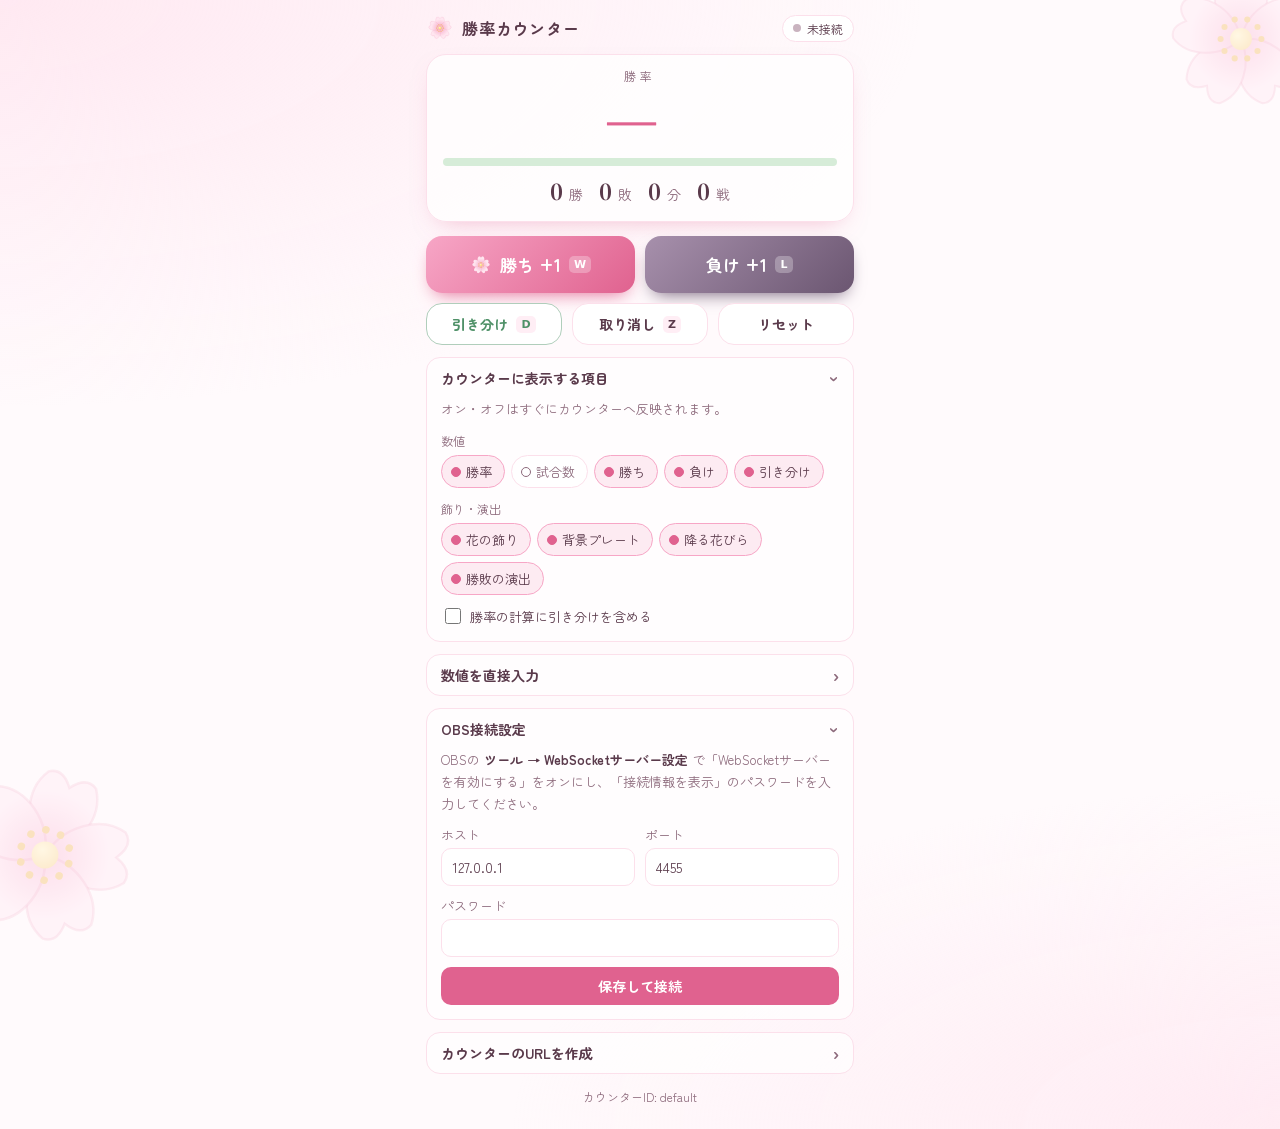
<file: public/control.html>
<!doctype html>
<html lang="ja" data-theme="sakura">
<head>
<meta charset="utf-8">
<meta name="viewport" content="width=device-width, initial-scale=1">
<title>勝率カウンター 操作パネル</title>
<link rel="preconnect" href="https://fonts.googleapis.com">
<link rel="preconnect" href="https://fonts.gstatic.com" crossorigin>
<link href="https://fonts.googleapis.com/css2?family=Cormorant+Garamond:wght@700&family=Zen+Maru+Gothic:wght@500;700&display=swap" rel="stylesheet">
<link rel="stylesheet" href="theme.css">
<style>
  :root {
    --ink: #5a3a4b;
    --ink2: #8d6a7c;
    --paper: #fffafc;
    --line: color-mix(in srgb, var(--p2) 35%, #fff);
  }
  * { box-sizing: border-box; }
  html { background: var(--paper); }
  body {
    margin: 0;
    min-height: 100vh;
    font-family: "Zen Maru Gothic", system-ui, sans-serif;
    color: var(--ink);
    background:
      radial-gradient(120% 60% at 0% 0%, color-mix(in srgb, var(--p1) 85%, transparent), transparent 60%),
      radial-gradient(100% 50% at 100% 100%, color-mix(in srgb, var(--p1) 75%, transparent), transparent 60%),
      var(--paper);
    overflow-x: hidden;
  }
  .defs { position: absolute; width: 0; height: 0; }
  .deco { position: fixed; pointer-events: none; opacity: 0.32; }
  .deco.a { top: -46px; right: -46px; width: 170px; height: 170px; }
  .deco.b { bottom: -60px; left: -60px; width: 210px; height: 210px; }
  .num { font-family: "Cormorant Garamond", serif; font-weight: 700; font-variant-numeric: lining-nums; }

  .wrap { position: relative; max-width: 460px; margin: 0 auto; padding: 14px 16px 24px; }
  header { display: flex; align-items: center; gap: 8px; }
  header svg { width: 28px; height: 28px; flex: none; }
  h1 { font-size: 16px; margin: 0; flex: 1; letter-spacing: 0.05em; white-space: nowrap; overflow: hidden; text-overflow: ellipsis; }
  .pill {
    font: inherit;
    font-size: 12px;
    padding: 4px 10px;
    border-radius: 999px;
    background: #fff;
    color: var(--ink);
    border: 1px solid var(--line);
    white-space: nowrap;
    display: flex;
    align-items: center;
    gap: 6px;
    cursor: pointer;
  }
  .pill::before { content: ""; width: 8px; height: 8px; border-radius: 50%; background: #c9b3bf; }
  .pill.ok::before { background: #4caf7d; box-shadow: 0 0 0 3px rgba(76, 175, 125, 0.2); }
  .pill.wait::before { background: #e8b04a; }
  .pill.err::before { background: #e0584f; }

  .score {
    margin-top: 12px;
    background: rgba(255, 255, 255, 0.78);
    border: 1px solid var(--line);
    border-radius: 20px;
    padding: 12px 16px 14px;
    text-align: center;
    box-shadow: 0 10px 26px -14px color-mix(in srgb, var(--p3) 50%, transparent);
  }
  .score .lbl { font-size: 12px; letter-spacing: 0.3em; color: var(--ink2); }
  .score .rate { font-size: 64px; line-height: 1; color: var(--p3); }
  .score .rate small { font-size: 26px; margin-left: 2px; }
  .meter { height: 8px; border-radius: 99px; background: color-mix(in srgb, var(--leaf) 45%, #fff); overflow: hidden; margin: 10px 0 10px; }
  .meter > div { height: 100%; width: 0; background: linear-gradient(90deg, var(--p2), var(--p3)); border-radius: 99px; transition: width 0.5s; }
  .rec { display: flex; justify-content: center; flex-wrap: wrap; gap: 4px 16px; font-size: 14px; color: var(--ink2); }
  .rec .num { font-size: 26px; color: var(--ink); margin-right: 2px; }

  button { font: inherit; cursor: pointer; border: 0; }
  .actions { display: grid; grid-template-columns: repeat(6, 1fr); gap: 10px; margin-top: 14px; }
  .actions .win, .actions .loss { grid-column: span 3; }
  .actions .sub { grid-column: span 2; }
  .act {
    border-radius: 16px;
    padding: 16px 8px;
    font-size: 17px;
    font-weight: 700;
    display: flex;
    align-items: center;
    justify-content: center;
    gap: 8px;
    transition: transform 0.08s, filter 0.2s, background 0.2s;
  }
  .act:hover { filter: brightness(1.05); }
  .act:active { transform: scale(0.97); }
  .act kbd { font: 600 11px/1 system-ui, sans-serif; padding: 3px 5px; border-radius: 5px; background: rgba(255, 255, 255, 0.28); }
  .act svg { width: 22px; height: 22px; flex: none; }
  .act.win { color: #fff; background: linear-gradient(135deg, var(--p2), var(--p3)); box-shadow: 0 8px 18px -8px var(--p3); }
  .act.loss { color: #fff; background: linear-gradient(135deg, #a790ac, #6b5671); box-shadow: 0 8px 18px -8px #6b5671; }
  .act.sub { padding: 10px 8px; font-size: 14px; background: #fff; color: var(--ink); border: 1px solid var(--line); }
  .act.sub kbd { background: color-mix(in srgb, var(--p1) 70%, #fff); }
  .act.draw { border-color: color-mix(in srgb, var(--leaf2) 45%, #fff); color: var(--leaf2); }
  .act.armed { background: #e0584f; color: #fff; border-color: #e0584f; }
  .act { white-space: nowrap; }
  @media (max-width: 340px) {
    .act kbd, .act svg { display: none; }
  }

  details { margin-top: 12px; background: rgba(255, 255, 255, 0.72); border: 1px solid var(--line); border-radius: 14px; }
  summary { padding: 10px 14px; cursor: pointer; font-size: 14px; font-weight: 700; list-style: none; display: flex; align-items: center; gap: 8px; }
  summary::-webkit-details-marker { display: none; }
  summary::after { content: "›"; margin-left: auto; transition: transform 0.2s; font-size: 18px; line-height: 1; color: var(--ink2); }
  details[open] summary::after { transform: rotate(90deg); }
  .body { padding: 0 14px 14px; display: grid; gap: 10px; font-size: 13px; }
  label.f { display: grid; gap: 4px; color: var(--ink2); }
  input[type="text"], input[type="password"], input[type="number"], select {
    font: inherit;
    font-size: 14px;
    color: var(--ink);
    padding: 8px 10px;
    border-radius: 10px;
    border: 1px solid var(--line);
    background: #fff;
    width: 100%;
    min-width: 0;
  }
  input:focus-visible, select:focus-visible, button:focus-visible, summary:focus-visible {
    outline: 2px solid color-mix(in srgb, var(--p3) 60%, transparent);
    outline-offset: 2px;
  }
  .row { display: grid; grid-template-columns: 1fr 1fr; gap: 10px; }
  .row.row3 { grid-template-columns: 1fr 1fr 1fr; }
  .btn { padding: 9px 14px; border-radius: 10px; background: var(--p3); color: #fff; font-weight: 700; font-size: 14px; white-space: nowrap; }
  .btn.ghost { background: #fff; color: var(--ink); border: 1px solid var(--line); text-decoration: none; text-align: center; }
  .hint { color: var(--ink2); line-height: 1.7; margin: 0; }
  .hint b { color: var(--ink); }

  .swatches { display: flex; flex-wrap: wrap; gap: 6px; }
  .swatches label { position: relative; cursor: pointer; }
  .swatches input { position: absolute; opacity: 0; pointer-events: none; }
  .swatches span {
    display: flex;
    align-items: center;
    gap: 6px;
    padding: 4px 10px 4px 4px;
    border-radius: 99px;
    border: 1px solid #ecdbe4;
    background: #fff;
    color: var(--ink);
    font-size: 13px;
  }
  .swatches span::before {
    content: "";
    width: 18px;
    height: 18px;
    border-radius: 50%;
    background: radial-gradient(circle at 50% 50%, var(--core) 0 18%, var(--p2) 22%, var(--p1) 100%);
    box-shadow: inset 0 0 0 1px color-mix(in srgb, var(--p3) 40%, transparent);
  }
  .swatches input:checked + span { border-color: var(--p3); box-shadow: 0 0 0 2px color-mix(in srgb, var(--p2) 55%, transparent); }
  .swatches input:focus-visible + span { outline: 2px solid var(--p3); outline-offset: 2px; }
  .checks { display: flex; gap: 16px; flex-wrap: wrap; color: var(--ink); }
  .checks label { display: flex; align-items: center; gap: 6px; cursor: pointer; }
  .checks input { accent-color: var(--p3); width: 16px; height: 16px; }
  .sub-h { font-size: 12px; color: var(--ink2); margin: 2px 0 -4px; }
  .toggles { display: flex; flex-wrap: wrap; gap: 6px; }
  .toggles label { position: relative; cursor: pointer; }
  .toggles input { position: absolute; opacity: 0; pointer-events: none; }
  .toggles span {
    display: inline-flex;
    align-items: center;
    gap: 5px;
    padding: 6px 12px 6px 9px;
    border-radius: 99px;
    border: 1px solid var(--line);
    background: #fff;
    color: var(--ink2);
    font-size: 13px;
    transition: background 0.15s, color 0.15s;
  }
  .toggles span::before { content: ""; width: 8px; height: 8px; border-radius: 50%; border: 1.5px solid currentColor; }
  .toggles input:checked + span { background: color-mix(in srgb, var(--p2) 22%, #fff); border-color: var(--p2); color: var(--ink); }
  .toggles input:checked + span::before { background: var(--p3); border-color: var(--p3); }
  .toggles input:focus-visible + span { outline: 2px solid var(--p3); outline-offset: 2px; }
  .urlbox { display: flex; gap: 6px; }
  .urlbox input { font-size: 12px; }

  .toast {
    position: fixed;
    left: 50%;
    bottom: 18px;
    transform: translate(-50%, 20px);
    background: var(--ink);
    color: #fff;
    padding: 8px 16px;
    border-radius: 99px;
    font-size: 13px;
    opacity: 0;
    transition: 0.25s;
    pointer-events: none;
  }
  .toast.show { opacity: 1; transform: translate(-50%, 0); }
  footer { margin-top: 14px; font-size: 12px; color: var(--ink2); text-align: center; }
</style>
</head>
<body>
  <svg class="defs" aria-hidden="true"><defs id="defs"></defs></svg>
  <svg class="deco a" viewBox="-25 -25 50 50" aria-hidden="true"><use href="#wr-flower"/></svg>
  <svg class="deco b" viewBox="-25 -25 50 50" aria-hidden="true"><use href="#wr-flower" transform="rotate(20)"/></svg>

  <div class="wrap">
    <header>
      <svg viewBox="-25 -25 50 50" aria-hidden="true"><use href="#wr-flower"/></svg>
      <h1>勝率カウンター</h1>
      <button class="pill" id="status" title="OBS接続設定を開く">未接続</button>
    </header>

    <section class="score" aria-live="polite">
      <div class="lbl">勝率</div>
      <div class="rate num"><span id="rate">—</span><small id="pct">%</small></div>
      <div class="meter"><div id="meter"></div></div>
      <div class="rec">
        <span><span class="num" id="w">0</span> 勝</span>
        <span><span class="num" id="l">0</span> 敗</span>
        <span><span class="num" id="d">0</span> 分</span>
        <span><span class="num" id="t">0</span> 戦</span>
      </div>
    </section>

    <section class="actions">
      <button class="act win" data-act="win">
        <svg viewBox="-25 -25 50 50" aria-hidden="true"><use href="#wr-flower"/></svg>勝ち +1<kbd>W</kbd>
      </button>
      <button class="act loss" data-act="loss">負け +1<kbd>L</kbd></button>
      <button class="act sub draw" data-act="draw">引き分け<kbd>D</kbd></button>
      <button class="act sub" data-act="undo">取り消し<kbd>Z</kbd></button>
      <button class="act sub" data-act="reset" id="resetBtn">リセット</button>
    </section>

    <details id="viewBox" open>
      <summary>カウンターに表示する項目</summary>
      <div class="body">
        <p class="hint">オン・オフはすぐにカウンターへ反映されます。</p>
        <div class="sub-h">数値</div>
        <div class="toggles" id="viewNums"></div>
        <div class="sub-h">飾り・演出</div>
        <div class="toggles" id="viewDeco"></div>
        <div class="checks">
          <label><input type="checkbox" id="drawsInRate">勝率の計算に引き分けを含める</label>
        </div>
      </div>
    </details>

    <details id="editBox">
      <summary>数値を直接入力</summary>
      <div class="body">
        <div class="row row3">
          <label class="f">勝ち<input type="number" id="editW" min="0" step="1"></label>
          <label class="f">負け<input type="number" id="editL" min="0" step="1"></label>
          <label class="f">引き分け<input type="number" id="editD" min="0" step="1"></label>
        </div>
        <button class="btn" id="editApply">反映する</button>
      </div>
    </details>

    <details id="connBox">
      <summary>OBS接続設定</summary>
      <div class="body">
        <p class="hint">OBSの <b>ツール → WebSocketサーバー設定</b> で「WebSocketサーバーを有効にする」をオンにし、「接続情報を表示」のパスワードを入力してください。</p>
        <div class="row">
          <label class="f">ホスト<input type="text" id="host" autocomplete="off"></label>
          <label class="f">ポート<input type="number" id="port" min="1" max="65535"></label>
        </div>
        <label class="f">パスワード<input type="password" id="password" autocomplete="off"></label>
        <button class="btn" id="connSave">保存して接続</button>
      </div>
    </details>

    <details id="urlBox">
      <summary>カウンターのURLを作成</summary>
      <div class="body">
        <div class="swatches" id="themes"></div>
        <div class="row">
          <label class="f">形
            <select id="layout">
              <option value="wreath">花のリース（円形）</option>
              <option value="line">花のつる（横長）</option>
            </select>
          </label>
          <label class="f">勝率の小数桁
            <select id="decimals">
              <option value="0">0（60%）</option>
              <option value="1">1（60.0%）</option>
              <option value="2">2（60.00%）</option>
            </select>
          </label>
        </div>
        <label class="f">大きさ（倍率）<input type="number" id="scale" min="0.3" max="4" step="0.1"></label>
        <div class="urlbox">
          <input type="text" id="counterUrl" readonly aria-label="カウンターのURL">
          <button class="btn" id="copyUrl">コピー</button>
        </div>
        <p class="hint" id="sizeHint"></p>
        <a class="btn ghost" id="previewLink" target="_blank" rel="noopener">プレビューを開く</a>
      </div>
    </details>

    <footer>カウンターID: <span id="idLabel"></span></footer>
  </div>
  <div class="toast" id="toast"></div>

<script src="flowers.js"></script>
<script>
(() => {
  const $ = (id) => document.getElementById(id);
  const q = new URLSearchParams(location.search);
  const id = q.get("id") || "default";

  const load = (k, def) => {
    try { return JSON.parse(localStorage.getItem(k)) ?? def; } catch (e) { return def; }
  };
  const store = (k, v) => {
    try { localStorage.setItem(k, JSON.stringify(v)); } catch (e) {}
  };

  const stateKey = "winrate:control:" + id;
  let state = load(stateKey, null);
  if (!state || !Number.isInteger(state.wins) || !Number.isInteger(state.losses)) {
    state = { wins: 0, losses: 0, draws: 0, history: [], t: 0 };
  }
  if (!Number.isInteger(state.draws)) state.draws = 0;
  if (!Array.isArray(state.history)) state.history = [];

  // カウンターに表示する項目
  const VIEW_ITEMS = {
    nums: { rate: "勝率", t: "試合数", w: "勝ち", l: "負け", d: "引き分け" },
    deco: { deco: "花の飾り", card: "背景プレート", petals: "降る花びら", fx: "勝敗の演出" },
  };
  const viewKey = "winrate:view:" + id;
  const view = Object.assign(
    { rate: true, t: false, w: true, l: true, d: true, deco: true, card: true, petals: true, fx: true, drawsInRate: false },
    load(viewKey, {})
  );

  const savedConn = load("winrate:conn", null);
  const conn = Object.assign({ host: "127.0.0.1", port: 4455, password: "" }, savedConn);
  const opts = Object.assign(
    { theme: "sakura", layout: "wreath", scale: 1, decimals: 1 },
    load("winrate:builder", {})
  );

  // ── 表示 ──
  function applyTheme() {
    if (!Flowers.THEMES[opts.theme]) opts.theme = "sakura";
    document.documentElement.dataset.theme = opts.theme;
    $("defs").innerHTML = Flowers.defs(opts.theme);
  }

  function render() {
    const total = state.wins + state.losses + state.draws;
    const denom = state.wins + state.losses + (view.drawsInRate ? state.draws : 0);
    const rate = denom ? (state.wins / denom) * 100 : 0;
    $("rate").textContent = denom ? rate.toFixed(opts.decimals) : "—";
    $("pct").style.visibility = denom ? "visible" : "hidden";
    $("meter").style.width = rate + "%";
    $("w").textContent = state.wins;
    $("l").textContent = state.losses;
    $("d").textContent = state.draws;
    $("t").textContent = total;
  }

  let toastTimer;
  function toast(msg) {
    $("toast").textContent = msg;
    $("toast").classList.add("show");
    clearTimeout(toastTimer);
    toastTimer = setTimeout(() => $("toast").classList.remove("show"), 1800);
  }

  function setStatus(kind, text) {
    $("status").className = "pill " + kind;
    $("status").textContent = text;
  }

  // ── 送信 ──
  let bc = null;
  try { bc = new BroadcastChannel("winrateCounter"); } catch (e) {}

  function broadcast(last) {
    const payload = { id, wins: state.wins, losses: state.losses, draws: state.draws, last, t: state.t, view };
    if (bc) bc.postMessage(payload);
    obs.emit(payload);
  }

  function commit(last) {
    state.t = Date.now();
    store(stateKey, state);
    render();
    broadcast(last);
  }

  // ── 操作 ──
  let resetTimer = null;
  const resetBtn = $("resetBtn");
  const actions = {
    win() { state.wins++; state.history.push("w"); commit("win"); },
    loss() { state.losses++; state.history.push("l"); commit("loss"); },
    draw() { state.draws++; state.history.push("d"); commit("draw"); },
    undo() {
      const last = state.history.pop();
      if (!last) return toast("取り消せる操作がありません");
      if (last === "w" && state.wins > 0) state.wins--;
      if (last === "l" && state.losses > 0) state.losses--;
      if (last === "d" && state.draws > 0) state.draws--;
      commit("undo");
    },
    reset() {
      // 誤操作防止：もう一度押すとリセット
      if (!resetTimer) {
        resetBtn.textContent = "もう一度押す";
        resetBtn.classList.add("armed");
        resetTimer = setTimeout(disarm, 2500);
        return;
      }
      disarm();
      state = { wins: 0, losses: 0, draws: 0, history: [], t: 0 };
      commit("reset");
      toast("リセットしました");
    },
  };
  function disarm() {
    clearTimeout(resetTimer);
    resetTimer = null;
    resetBtn.textContent = "リセット";
    resetBtn.classList.remove("armed");
  }

  document.querySelectorAll("[data-act]").forEach((b) =>
    b.addEventListener("click", () => actions[b.dataset.act]())
  );
  document.addEventListener("keydown", (e) => {
    if (e.ctrlKey || e.metaKey || e.altKey || e.target.closest("input, select, textarea")) return;
    const k = e.key.toLowerCase();
    if (k === "w") actions.win();
    else if (k === "l") actions.loss();
    else if (k === "d") actions.draw();
    else if (k === "z") actions.undo();
  });

  $("editBox").addEventListener("toggle", () => {
    $("editW").value = state.wins;
    $("editL").value = state.losses;
    $("editD").value = state.draws;
  });
  $("editApply").addEventListener("click", () => {
    const [w, l, d] = ["editW", "editL", "editD"].map((k) => parseInt($(k).value || "0", 10));
    if (!(w >= 0 && l >= 0 && d >= 0)) return toast("0以上の整数を入力してください");
    state.wins = w;
    state.losses = l;
    state.draws = d;
    state.history = [];
    commit(null);
    toast("反映しました");
  });

  // ── OBS (obs-websocket v5) ──
  async function sha256(s) {
    const h = await crypto.subtle.digest("SHA-256", new TextEncoder().encode(s));
    return btoa(String.fromCharCode(...new Uint8Array(h)));
  }

  const obs = {
    ws: null,
    ready: false,
    timer: null,
    reqId: 0,
    connect() {
      clearTimeout(this.timer);
      if (this.ws) { this.ws.onclose = null; this.ws.close(); }
      this.ready = false;
      if (!window.crypto || !crypto.subtle) return setStatus("err", "https で開いてください");
      setStatus("wait", "接続中…");
      let ws;
      try { ws = new WebSocket(`ws://${conn.host}:${conn.port}`); }
      catch (e) { return setStatus("err", "接続先が正しくありません"); }
      this.ws = ws;
      ws.onmessage = async (ev) => {
        const m = JSON.parse(ev.data);
        if (m.op === 0) {
          const d = { rpcVersion: 1, eventSubscriptions: 0 };
          const auth = m.d.authentication;
          if (auth) {
            if (!conn.password) {
              ws.onclose = null;
              ws.close();
              setStatus("err", "パスワード未入力");
              $("connBox").open = true;
              return;
            }
            d.authentication = await sha256((await sha256(conn.password + auth.salt)) + auth.challenge);
          }
          ws.send(JSON.stringify({ op: 1, d }));
        } else if (m.op === 2) {
          this.ready = true;
          setStatus("ok", "OBS接続中");
          broadcast(null); // 接続したら現在の値を送り直す
        } else if (m.op === 7 && !m.d.requestStatus.result) {
          setStatus("err", "送信できません");
          toast("OBSのブラウザソース連携が見つかりません: " + (m.d.requestStatus.comment || m.d.requestStatus.code));
        }
      };
      ws.onclose = (e) => {
        this.ready = false;
        if (e.code === 4009) {
          setStatus("err", "パスワードが違います");
          $("connBox").open = true;
          return;
        }
        setStatus("off", "未接続");
        this.timer = setTimeout(() => this.connect(), 3000);
      };
    },
    emit(payload) {
      if (!this.ready) return;
      this.ws.send(JSON.stringify({
        op: 6,
        d: {
          requestType: "CallVendorRequest",
          requestId: "wr" + ++this.reqId,
          requestData: {
            vendorName: "obs-browser",
            requestType: "emit_event",
            requestData: { event_name: "winrateCounter", event_data: payload },
          },
        },
      }));
    },
  };

  $("host").value = conn.host;
  $("port").value = conn.port;
  $("password").value = conn.password;
  $("status").addEventListener("click", () => {
    $("connBox").open = true;
    $("connBox").scrollIntoView({ behavior: "smooth", block: "nearest" });
  });
  $("connSave").addEventListener("click", () => {
    conn.host = $("host").value.trim() || "127.0.0.1";
    conn.port = parseInt($("port").value, 10) || 4455;
    conn.password = $("password").value;
    store("winrate:conn", conn);
    obs.connect();
  });

  // ── 表示する項目 ──
  const toggleHTML = (items) =>
    Object.entries(items)
      .map(([k, name]) => `<label><input type="checkbox" data-view="${k}"><span>${name}</span></label>`)
      .join("");
  $("viewNums").innerHTML = toggleHTML(VIEW_ITEMS.nums);
  $("viewDeco").innerHTML = toggleHTML(VIEW_ITEMS.deco);
  document.querySelectorAll("[data-view]").forEach((c) => (c.checked = !!view[c.dataset.view]));
  $("drawsInRate").checked = view.drawsInRate;

  $("viewBox").addEventListener("change", (e) => {
    const t = e.target;
    if (t.dataset.view) view[t.dataset.view] = t.checked;
    if (t.id === "drawsInRate") view.drawsInRate = t.checked;
    store(viewKey, view);
    commit("view");
  });

  // ── カウンターURL作成 ──
  $("themes").innerHTML = Object.entries(Flowers.THEMES)
    .map(([k, name]) =>
      `<label><input type="radio" name="theme" value="${k}"><span data-theme="${k}">${name}</span></label>`)
    .join("");

  function counterUrl() {
    const base = new URL(location.pathname.endsWith(".html") ? "counter.html" : "counter", location.href);
    const p = new URLSearchParams();
    p.set("theme", opts.theme);
    if (opts.layout !== "wreath") p.set("layout", opts.layout);
    if (opts.scale !== 1) p.set("scale", opts.scale);
    if (opts.decimals !== 1) p.set("decimals", opts.decimals);
    if (id !== "default") p.set("id", id);
    base.search = p.toString();
    return base.href;
  }

  function syncBuilder() {
    document.querySelectorAll('input[name="theme"]').forEach((r) => (r.checked = r.value === opts.theme));
    $("layout").value = opts.layout;
    $("decimals").value = opts.decimals;
    $("scale").value = opts.scale;
    const url = counterUrl();
    $("counterUrl").value = url;
    $("previewLink").href = url;
    const [w, h] = opts.layout === "line" ? [540, 160] : [380, 380];
    $("sizeHint").innerHTML =
      `ブラウザソースの推奨サイズ: <b>幅 ${Math.round(w * opts.scale)} × 高さ ${Math.round(h * opts.scale)}</b>`;
  }

  $("urlBox").addEventListener("change", (e) => {
    const t = e.target;
    if (t.name === "theme") { opts.theme = t.value; applyTheme(); }
    if (t.id === "layout") opts.layout = t.value;
    if (t.id === "decimals") opts.decimals = parseInt(t.value, 10);
    if (t.id === "scale") opts.scale = Math.min(4, Math.max(0.3, parseFloat(t.value) || 1));
    store("winrate:builder", opts);
    syncBuilder();
    render();
  });

  $("copyUrl").addEventListener("click", async () => {
    const input = $("counterUrl");
    try {
      await navigator.clipboard.writeText(input.value);
    } catch (e) {
      input.select();
      document.execCommand("copy");
    }
    toast("URLをコピーしました");
  });

  // ── 起動 ──
  $("idLabel").textContent = id;
  applyTheme();
  syncBuilder();
  render();
  if (!savedConn) $("connBox").open = true;
  obs.connect();
})();
</script>
</body>
</html>
</file>
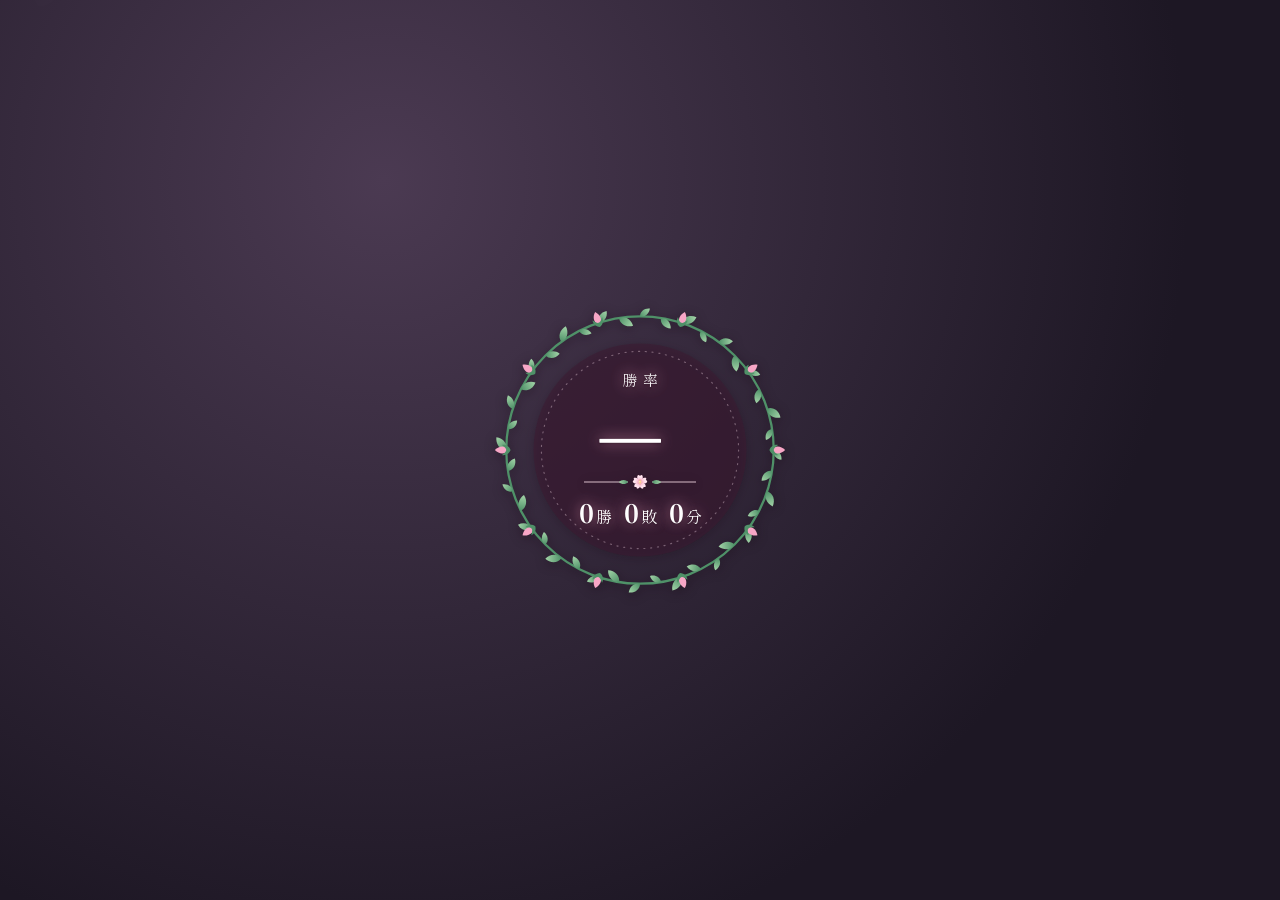
<file: public/counter.html>
<!doctype html>
<html lang="ja" data-theme="sakura">
<head>
<meta charset="utf-8">
<meta name="viewport" content="width=device-width, initial-scale=1">
<title>勝率カウンター</title>
<link rel="preconnect" href="https://fonts.googleapis.com">
<link rel="preconnect" href="https://fonts.gstatic.com" crossorigin>
<link href="https://fonts.googleapis.com/css2?family=Cormorant+Garamond:wght@600;700&family=Shippori+Mincho:wght@600;700&display=swap" rel="stylesheet">
<link rel="stylesheet" href="theme.css">
<style>
  html, body {
    margin: 0;
    height: 100%;
    background: transparent;
    overflow: hidden;
  }
  body {
    display: grid;
    place-items: center;
    color: #fff;
    font-family: "Shippori Mincho", "Yu Mincho", "Hiragino Mincho ProN", serif;
    user-select: none;
  }
  /* OBS以外で開いたときの確認用背景 */
  body.preview {
    background: radial-gradient(circle at 30% 20%, #4b3a52, #1d1724 70%);
  }
  .defs { position: absolute; width: 0; height: 0; }
  .num { display: inline-block; font-family: "Cormorant Garamond", "Times New Roman", serif; font-weight: 700; font-variant-numeric: lining-nums; }
  .txt-shadow {
    text-shadow:
      0 0 14px var(--glow),
      0 1px 2px rgba(30, 10, 25, 0.9),
      0 2px 8px rgba(30, 10, 25, 0.6);
  }
  .record { display: flex; align-items: baseline; white-space: nowrap; }

  /* 花の開き具合 */
  .fl { transition: transform 0.9s cubic-bezier(0.3, 1.6, 0.5, 1), opacity 0.6s; }
  .bud { transition: opacity 0.6s; }
  .arc { transition: stroke-dashoffset 0.9s cubic-bezier(0.4, 0, 0.2, 1); }

  /* ── リース型 ── */
  .wreath { position: relative; width: 340px; height: 340px; }
  .wreath svg { width: 100%; height: 100%; overflow: visible; filter: drop-shadow(0 2px 6px rgba(20, 5, 15, 0.45)); }
  .wreath .center {
    position: absolute;
    inset: 0;
    display: flex;
    flex-direction: column;
    align-items: center;
    justify-content: center;
    line-height: 1;
  }
  .wreath .rate-block { display: flex; flex-direction: column; align-items: center; }
  .wreath .label { font-size: 15px; letter-spacing: 0.4em; padding-left: 0.4em; opacity: 0.95; }
  .wreath .rate-line { white-space: nowrap; margin-top: 4px; }
  .wreath .rate { font-size: 80px; letter-spacing: 0.01em; }
  .wreath .pct { font-size: 32px; margin-left: 2px; }
  .wreath .orn { width: 120px; height: 18px; margin: 2px 0 8px; overflow: visible; }
  .wreath .record { font-size: 16px; gap: 12px; }
  .wreath .record .num { font-size: 30px; margin-right: 2px; }
  .wreath .record.solo { font-size: 20px; gap: 16px; }
  .wreath .record.solo .num { font-size: 46px; }
  .wreath .fit { transform-origin: 50% 50%; }

  /* ── ライン型 ── */
  .plate {
    display: flex;
    align-items: center;
    gap: 14px;
    padding: 12px 26px 12px 14px;
    border-radius: 999px;
    background: var(--card);
    box-shadow: 0 0 0 1px color-mix(in srgb, var(--p1) 35%, transparent), 0 6px 24px rgba(20, 5, 15, 0.35);
  }
  .plate.no-card { background: none; box-shadow: none; }
  .plate .emblem { width: 86px; height: 86px; flex: none; overflow: visible; filter: drop-shadow(0 2px 6px rgba(20, 5, 15, 0.45)); }
  .plate .spin { animation: spin 40s linear infinite; transform-origin: 0 0; }
  .plate .top { display: flex; align-items: baseline; gap: 22px; line-height: 1; white-space: nowrap; }
  .plate .rate-block { display: flex; align-items: baseline; gap: 6px; }
  .plate .label { font-size: 16px; letter-spacing: 0.2em; margin-right: 4px; }
  .plate .rate { font-size: 54px; }
  .plate .pct { font-size: 24px; }
  .plate .record { font-size: 16px; gap: 12px; }
  .plate .record .num { font-size: 30px; margin-right: 2px; }
  .plate .vine { display: block; width: 360px; height: 44px; margin-top: 2px; overflow: visible; }
  @keyframes spin { to { transform: rotate(360deg); } }

  /* 花びら */
  .petals { position: fixed; inset: 0; pointer-events: none; overflow: hidden; }
  .petal {
    position: absolute;
    top: 0;
    left: 0;
    border-radius: 100% 0 100% 0;
    background: linear-gradient(135deg, var(--p1), var(--p2));
    box-shadow: 0 0 6px var(--glow);
    will-change: transform, opacity;
  }
</style>
</head>
<body>
  <svg class="defs" aria-hidden="true"><defs id="defs"></defs></svg>
  <div class="petals" id="petals"></div>
  <main id="stage"></main>

<script src="flowers.js"></script>
<script>
(() => {
  const q = new URLSearchParams(location.search);
  const theme = Flowers.THEMES[q.get("theme")] ? q.get("theme") : "sakura";
  const layout = q.get("layout") === "line" ? "line" : "wreath";
  const id = q.get("id") || "default";
  const decimals = Math.min(3, Math.max(0, parseInt(q.get("decimals") ?? "1", 10) || 0));
  const scale = Math.min(4, Math.max(0.3, parseFloat(q.get("scale")) || 1));
  const storeKey = "winrate:counter:" + id;
  const N = 10; // 10% ごとに花がひとつ咲く

  // 表示する項目（操作パネルから切り替え）
  const VIEW_DEFAULT = {
    rate: true, t: false, w: true, l: true, d: true,
    deco: true, card: true, petals: true, fx: true, drawsInRate: false,
  };

  document.documentElement.dataset.theme = theme;
  document.getElementById("defs").innerHTML = Flowers.defs(theme);
  if (!window.obsstudio && q.get("preview") !== "0") document.body.classList.add("preview");

  const stage = document.getElementById("stage");
  stage.style.zoom = scale;

  const rateHTML = `
    <span class="rate num" data-k="rate">—</span><span class="pct num" data-k="pct">%</span>`;
  const recordHTML = `
    <div class="record fit" data-v="record">
      <span data-v="t"><span class="num" data-k="t">0</span>戦</span>
      <span data-v="w"><span class="num" data-k="w">0</span>勝</span>
      <span data-v="l"><span class="num" data-k="l">0</span>敗</span>
      <span data-v="d"><span class="num" data-k="d">0</span>分</span>
    </div>`;
  const flowerHTML = (x, y, rot, size) => `
    <g transform="translate(${x.toFixed(1)} ${y.toFixed(1)}) rotate(${rot.toFixed(1)}) scale(${size})">
      <use class="bud" href="#wr-bud" transform="scale(1.4)"/>
      <g class="fl"><use href="#wr-flower"/></g>
    </g>`;

  function buildWreath() {
    const R = 118;
    let leaves = "";
    for (let i = 0; i < 40; i++) {
      const a = (i / 40) * 360;
      const r = (a * Math.PI) / 180;
      const tilt = i % 2 ? 38 : -38;
      leaves += `<use href="#wr-leaf" transform="translate(${(Math.cos(r) * R).toFixed(1)} ${(Math.sin(r) * R).toFixed(1)}) rotate(${(a + 90 + tilt).toFixed(1)}) scale(${0.85 + (i % 3) * 0.12})"/>`;
    }
    let flowers = "";
    for (let k = 0; k < N; k++) {
      const a = -90 + ((k + 0.5) * 360) / N;
      const r = (a * Math.PI) / 180;
      flowers += flowerHTML(Math.cos(r) * R, Math.sin(r) * R, a + 90, 0.9);
    }
    stage.innerHTML = `
      <div class="wreath">
        <svg viewBox="-150 -150 300 300">
          <defs>
            <linearGradient id="arc-g" x1="0" y1="0" x2="1" y2="1">
              <stop offset="0" style="stop-color:var(--p1)"/>
              <stop offset="1" style="stop-color:var(--p2)"/>
            </linearGradient>
          </defs>
          <g data-v="card">
            <circle r="94" fill="var(--card)"/>
            <circle r="87" fill="none" stroke="var(--p1)" stroke-opacity=".35" stroke-width="1" stroke-dasharray="1 5" stroke-linecap="round"/>
          </g>
          <g data-v="deco">
            <circle r="${R}" fill="none" stroke="var(--leaf2)" stroke-width="2"/>
            ${leaves}
            <circle class="arc" r="${R}" fill="none" stroke="url(#arc-g)" stroke-width="6" stroke-linecap="round"
              pathLength="100" stroke-dasharray="100" stroke-dashoffset="100" transform="rotate(-90)"/>
            ${flowers}
          </g>
        </svg>
        <div class="center txt-shadow">
          <div class="rate-block" data-v="rate">
            <div class="label">勝率</div>
            <div class="rate-line fit">${rateHTML}</div>
          </div>
          <svg class="orn" data-v="orn" viewBox="-60 -9 120 18">
            <path d="M-56 0H-12M12 0H56" stroke="var(--p1)" stroke-opacity=".8" stroke-width="1"/>
            <use href="#wr-leaf" transform="translate(-12 0) rotate(180) scale(.7)"/>
            <use href="#wr-leaf" transform="translate(12 0) scale(.7)"/>
            <use href="#wr-flower" transform="scale(.36)"/>
          </svg>
          ${recordHTML}
        </div>
      </div>`;
  }

  function buildLine() {
    const W = 360, x0 = 6, x1 = W - 6;
    const yAt = (x) => 24 + 7 * Math.sin(((x - x0) / (x1 - x0)) * Math.PI * 5);
    let d = `M${x0} ${yAt(x0).toFixed(1)}`;
    for (let x = x0 + 3; x <= x1; x += 3) d += `L${x} ${yAt(x).toFixed(1)}`;
    const step = (x1 - x0) / N;
    let leaves = "", flowers = "";
    for (let k = 0; k <= N; k++) {
      const x = x0 + k * step;
      leaves += `<use href="#wr-leaf" transform="translate(${x.toFixed(1)} ${yAt(x).toFixed(1)}) rotate(${k % 2 ? 35 : -35}) scale(.8)"/>`;
    }
    for (let k = 0; k < N; k++) {
      const x = x0 + (k + 0.5) * step;
      flowers += flowerHTML(x, yAt(x), 0, 0.62);
    }
    stage.innerHTML = `
      <div class="plate">
        <svg class="emblem" viewBox="-25 -25 50 50"><use class="spin" href="#wr-flower"/></svg>
        <div>
          <div class="top txt-shadow">
            <span class="rate-block" data-v="rate"><span class="label">勝率</span>${rateHTML}</span>
            ${recordHTML}
          </div>
          <svg class="vine" data-v="deco" viewBox="0 0 ${W} 44">
            <path d="${d}" fill="none" stroke="var(--leaf2)" stroke-width="2" stroke-linecap="round"/>
            ${leaves}
            <path class="arc" d="${d}" fill="none" stroke="var(--p2)" stroke-width="4" stroke-linecap="round"
              pathLength="100" stroke-dasharray="100" stroke-dashoffset="100"/>
            ${flowers}
          </svg>
        </div>
      </div>`;
  }

  layout === "line" ? buildLine() : buildWreath();

  const $ = (k) => stage.querySelector(`[data-k="${k}"]`);
  const els = { rate: $("rate"), pct: $("pct"), t: $("t"), w: $("w"), l: $("l"), d: $("d") };
  const arc = stage.querySelector(".arc");
  const record = stage.querySelector(".record");
  const blooms = [...stage.querySelectorAll(".fl")].map((fl) => ({ fl, bud: fl.previousElementSibling }));

  let state = { wins: 0, losses: 0, draws: 0, t: 0 };
  let view = { ...VIEW_DEFAULT };

  function applyView() {
    const shown = ["t", "w", "l", "d"].filter((k) => view[k]).length;
    const on = {
      ...view,
      record: shown > 0,
      orn: view.rate && shown > 0,
    };
    stage.querySelectorAll("[data-v]").forEach((el) => {
      el.style.display = on[el.dataset.v] ? "" : "none";
    });
    record.classList.toggle("solo", !view.rate);
    const plate = stage.querySelector(".plate");
    if (plate) plate.classList.toggle("no-card", !view.card);
    fit();
  }

  // リース内に収まるよう、はみ出す文字は縮める
  function fit() {
    const center = stage.querySelector(".wreath .center");
    if (!center) return;
    const max = center.clientWidth * 0.56;
    stage.querySelectorAll(".fit").forEach((el) => {
      el.style.transform = "";
      const w = el.scrollWidth;
      if (w > max) el.style.transform = `scale(${max / w})`;
    });
  }

  function render() {
    const { wins, losses, draws } = state;
    const total = wins + losses + draws;
    const denom = wins + losses + (view.drawsInRate ? draws : 0);
    const rate = denom ? wins / denom : 0;
    els.rate.textContent = denom ? (rate * 100).toFixed(decimals) : "—";
    els.pct.style.visibility = denom ? "visible" : "hidden";
    els.t.textContent = total;
    els.w.textContent = wins;
    els.l.textContent = losses;
    els.d.textContent = draws;
    arc.style.strokeDashoffset = 100 - rate * 100;
    blooms.forEach(({ fl, bud }, k) => {
      const b = Math.min(1, Math.max(0, rate * N - k));
      fl.style.transform = `scale(${0.2 + 0.8 * b})`;
      fl.style.opacity = b > 0 ? 0.4 + 0.6 * b : 0;
      bud.style.opacity = 1 - b;
    });
    fit();
  }

  // ── 花びらの演出 ──
  const petalBox = document.getElementById("petals");
  const rand = (a, b) => a + Math.random() * (b - a);

  function makePetal(size) {
    const el = document.createElement("div");
    el.className = "petal";
    el.style.width = size + "px";
    el.style.height = size * 1.15 + "px";
    petalBox.appendChild(el);
    return el;
  }

  function ambientPetal() {
    if (!view.petals || document.hidden || petalBox.childElementCount > 14) return;
    const el = makePetal(rand(7, 13));
    const w = innerWidth, h = innerHeight;
    const x = rand(0, w), sway = rand(20, 50), r0 = rand(0, 360), spin = rand(-260, 260);
    const frames = [];
    for (let i = 0; i <= 6; i++) {
      const p = i / 6;
      frames.push({
        transform: `translate(${x + Math.sin(p * Math.PI * 2.5) * sway}px, ${-20 + p * (h + 40)}px) rotate(${r0 + spin * p}deg)`,
        opacity: i === 0 || i === 6 ? 0 : 0.85,
      });
    }
    el.animate(frames, { duration: rand(7000, 11000), easing: "linear" }).onfinish = () => el.remove();
  }

  function stageCenter() {
    const r = stage.firstElementChild.getBoundingClientRect();
    return { x: r.left + r.width / 2, y: r.top + r.height / 2 };
  }

  function burst() {
    const c = stageCenter();
    for (let i = 0; i < 22; i++) {
      const el = makePetal(rand(8, 15));
      const a = rand(0, Math.PI * 2), dist = rand(90, 190) * scale, r0 = rand(0, 360);
      const x = c.x + Math.cos(a) * dist, y = c.y + Math.sin(a) * dist;
      el.animate(
        [
          { transform: `translate(${c.x}px, ${c.y}px) rotate(${r0}deg) scale(.3)`, opacity: 0 },
          { transform: `translate(${x}px, ${y}px) rotate(${r0 + 180}deg) scale(1)`, opacity: 1, offset: 0.45 },
          { transform: `translate(${x + rand(-20, 20)}px, ${y + rand(30, 70)}px) rotate(${r0 + 320}deg) scale(.9)`, opacity: 0 },
        ],
        { duration: rand(1500, 2200), easing: "cubic-bezier(.2,.7,.3,1)" }
      ).onfinish = () => el.remove();
    }
  }

  function scatter() {
    // 負けたときは、はらはらと数枚だけ散る
    const c = stageCenter();
    for (let i = 0; i < 6; i++) {
      const el = makePetal(rand(7, 11));
      const x = c.x + rand(-80, 80) * scale, y = c.y + rand(-40, 20) * scale, r0 = rand(0, 360);
      el.animate(
        [
          { transform: `translate(${x}px, ${y}px) rotate(${r0}deg)`, opacity: 0 },
          { opacity: 0.8, offset: 0.2 },
          { transform: `translate(${x + rand(-30, 30)}px, ${y + rand(100, 160) * scale}px) rotate(${r0 + rand(-200, 200)}deg)`, opacity: 0 },
        ],
        { duration: rand(1800, 2600), delay: i * 90, easing: "ease-in" }
      ).onfinish = () => el.remove();
    }
  }

  const pulse = (el) =>
    el.animate([{ transform: "scale(1)" }, { transform: "scale(1.18)" }, { transform: "scale(1)" }], {
      duration: 520,
      easing: "cubic-bezier(.3,1.6,.5,1)",
    });

  // ── 受信 ──
  const count = (v) => (Number.isInteger(v) && v > 0 ? v : 0);

  function receive(d) {
    if (!d || (d.id || "default") !== id) return;
    if (!Number.isInteger(d.wins) || !Number.isInteger(d.losses)) return;
    const fresh = (d.t || 0) > state.t;
    state = { wins: count(d.wins), losses: count(d.losses), draws: count(d.draws), t: d.t || 0 };
    if (d.view && typeof d.view === "object") view = { ...VIEW_DEFAULT, ...d.view };
    try { localStorage.setItem(storeKey, JSON.stringify({ ...state, view })); } catch (e) {}
    applyView();
    render();
    if (!fresh || !view.fx) return;
    if (d.last === "win") { burst(); pulse(els.w); pulse(els.rate); }
    if (d.last === "loss") { scatter(); pulse(els.l); }
    if (d.last === "draw") { pulse(els.d); }
    if (["win", "loss", "draw"].includes(d.last)) pulse(els.t);
  }

  // OBS: 操作パネルから obs-websocket 経由で届くイベント
  window.addEventListener("winrateCounter", (e) => receive(e.detail));
  // 同じブラウザ内の別タブ（動作確認用）
  try { new BroadcastChannel("winrateCounter").onmessage = (e) => receive(e.data); } catch (e) {}

  try {
    const s = JSON.parse(localStorage.getItem(storeKey));
    if (s && Number.isInteger(s.wins) && Number.isInteger(s.losses)) {
      state = { wins: count(s.wins), losses: count(s.losses), draws: count(s.draws), t: s.t || 0 };
      if (s.view) view = { ...VIEW_DEFAULT, ...s.view };
    }
  } catch (e) {}
  applyView();
  render();
  if (document.fonts) document.fonts.ready.then(fit);

  setInterval(ambientPetal, 900);
  for (let i = 0; i < 4; i++) setTimeout(ambientPetal, i * 300);
})();
</script>
</body>
</html>
</file>
<file: public/theme.css>
/* 花のテーマ（カウンター・操作パネル共通） */
:root,
[data-theme="sakura"] {
  --p1: #ffe6f0;
  --p2: #f7a6c6;
  --p3: #e0628f;
  --core: #fff3b0;
  --core2: #f0b23e;
  --leaf: #a3d4a8;
  --leaf2: #4f9168;
  --glow: rgba(247, 166, 198, 0.8);
  --card: rgba(62, 26, 50, 0.52);
}

[data-theme="rose"] {
  --p1: #ffc9d2;
  --p2: #f2506e;
  --p3: #a3143a;
  --core: #ffd36b;
  --core2: #b8461b;
  --leaf: #7fb88a;
  --leaf2: #2f6b45;
  --glow: rgba(242, 80, 110, 0.7);
  --card: rgba(54, 12, 24, 0.55);
}

[data-theme="kikyo"] {
  --p1: #efe7ff;
  --p2: #b39cfb;
  --p3: #7344d8;
  --core: #fff4cf;
  --core2: #f0a93a;
  --leaf: #9cc8aa;
  --leaf2: #4b7d62;
  --glow: rgba(179, 156, 251, 0.75);
  --card: rgba(34, 22, 60, 0.55);
}

[data-theme="sunflower"] {
  --p1: #fff4b8;
  --p2: #fbcf2a;
  --p3: #e08a0b;
  --core: #8a4b16;
  --core2: #3d1d06;
  --leaf: #8fc070;
  --leaf2: #3f6e2a;
  --glow: rgba(251, 207, 42, 0.7);
  --card: rgba(48, 32, 10, 0.55);
}

[data-theme="hydrangea"] {
  --p1: #e0ecff;
  --p2: #7fb0fb;
  --p3: #5a52e0;
  --core: #f1f4ff;
  --core2: #b7c2fd;
  --leaf: #87bda1;
  --leaf2: #3b6e57;
  --glow: rgba(127, 176, 251, 0.75);
  --card: rgba(16, 26, 60, 0.55);
}
</file>
